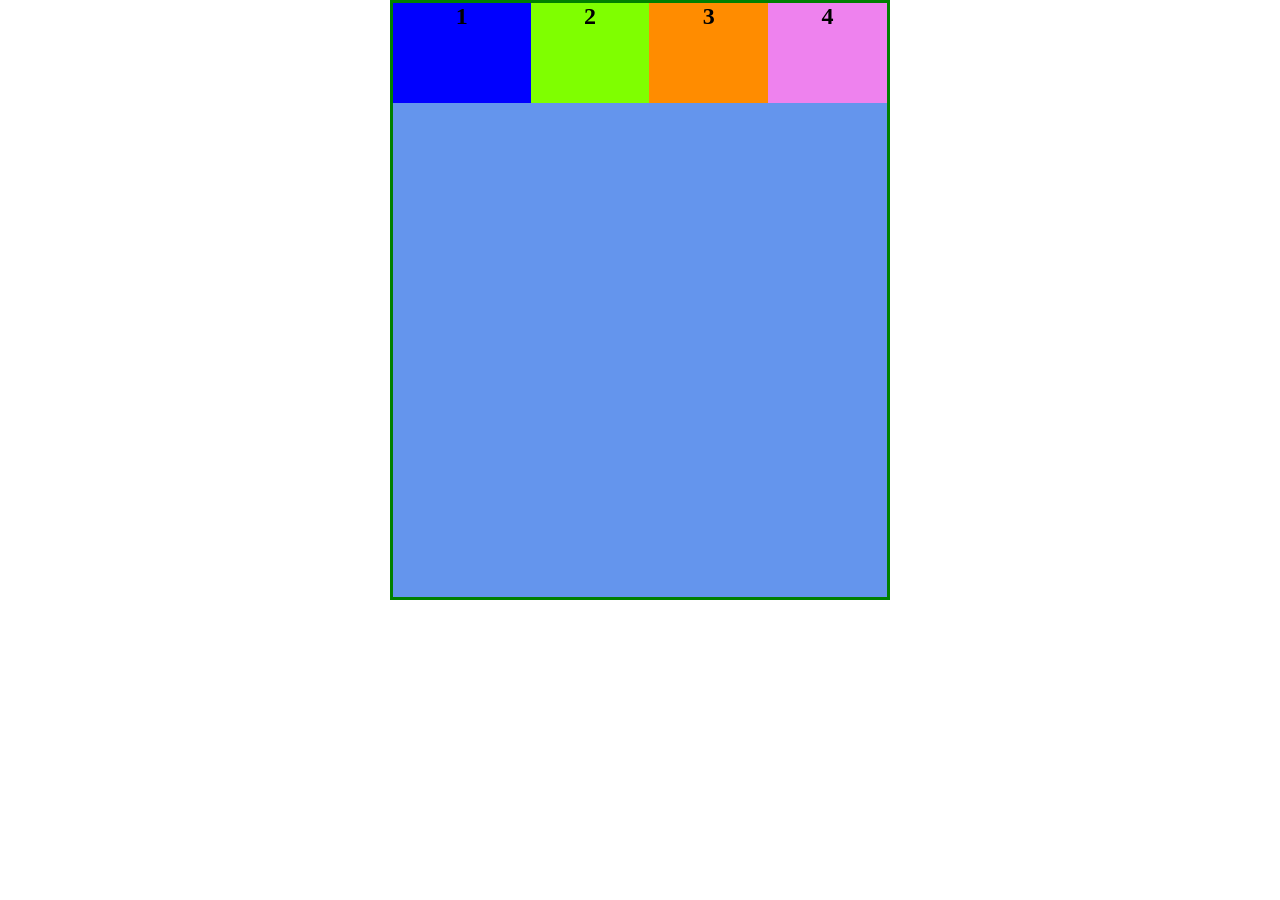
<file: apuntesFlexBox/index.html>
<!DOCTYPE html>
<html lang="en">
<head>
    <meta charset="UTF-8">
    <meta name="viewport" content="width=device-width, initial-scale=1.0">
    <title>FlexMario</title>
    <link rel="stylesheet" href="style.css">
</head>
<body>
    <div class="container">
        <section class="item item1">
            <h2>1</h2>
        </section>

        <section class="item item2">
            <h2>2</h2>
        </section>

        <section class="item item3">
            <h2>3</h2>
        </section>

        <section class="item item4">
            <h2>4</h2>
        </section>
    </div>
</body>
</html>
</file>
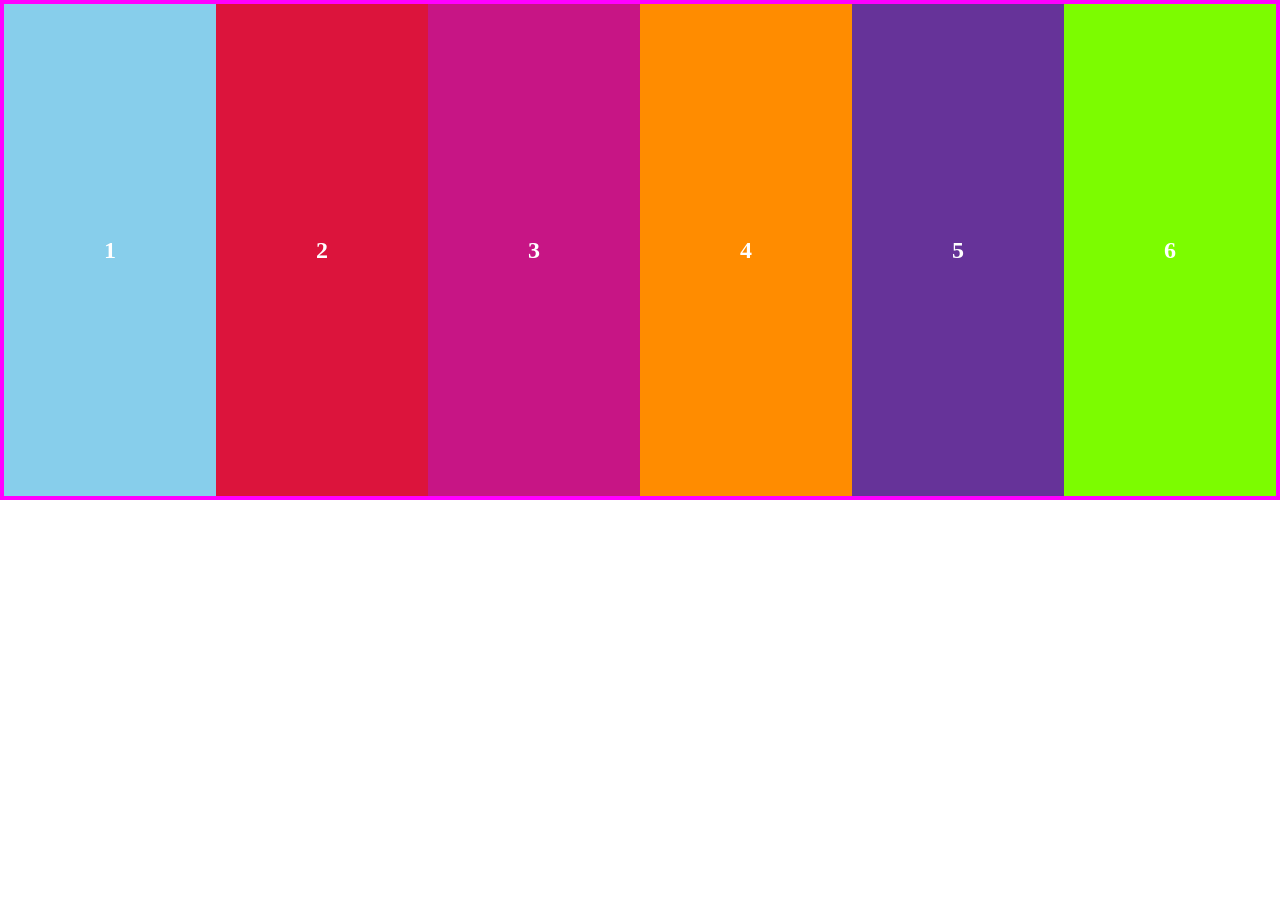
<file: apuntesGrid/index.html>
<!DOCTYPE html>
<html lang="en">
<head>
    <meta charset="UTF-8">
    <meta name="viewport" content="width=device-width, initial-scale=1.0">
    <title>Grid</title>
    <link rel="stylesheet" href="style.css">
</head>
<body>
    <div class="container">
        <!-- <div class="item item1">Header</div>
        <div class="item item2">Main</div>
        <div class="item item3">Sidebar</div>
        <div class="item item4">Footer</div> -->

        <div class="item item1">1</div>
        <div class="item item2">2</div>
        <div class="item item3">3</div>
        <div class="item item4">4</div>
        <div class="item item5">5</div>
        <div class="item item6">6</div>
    </div>
</body>
</html>
</file>
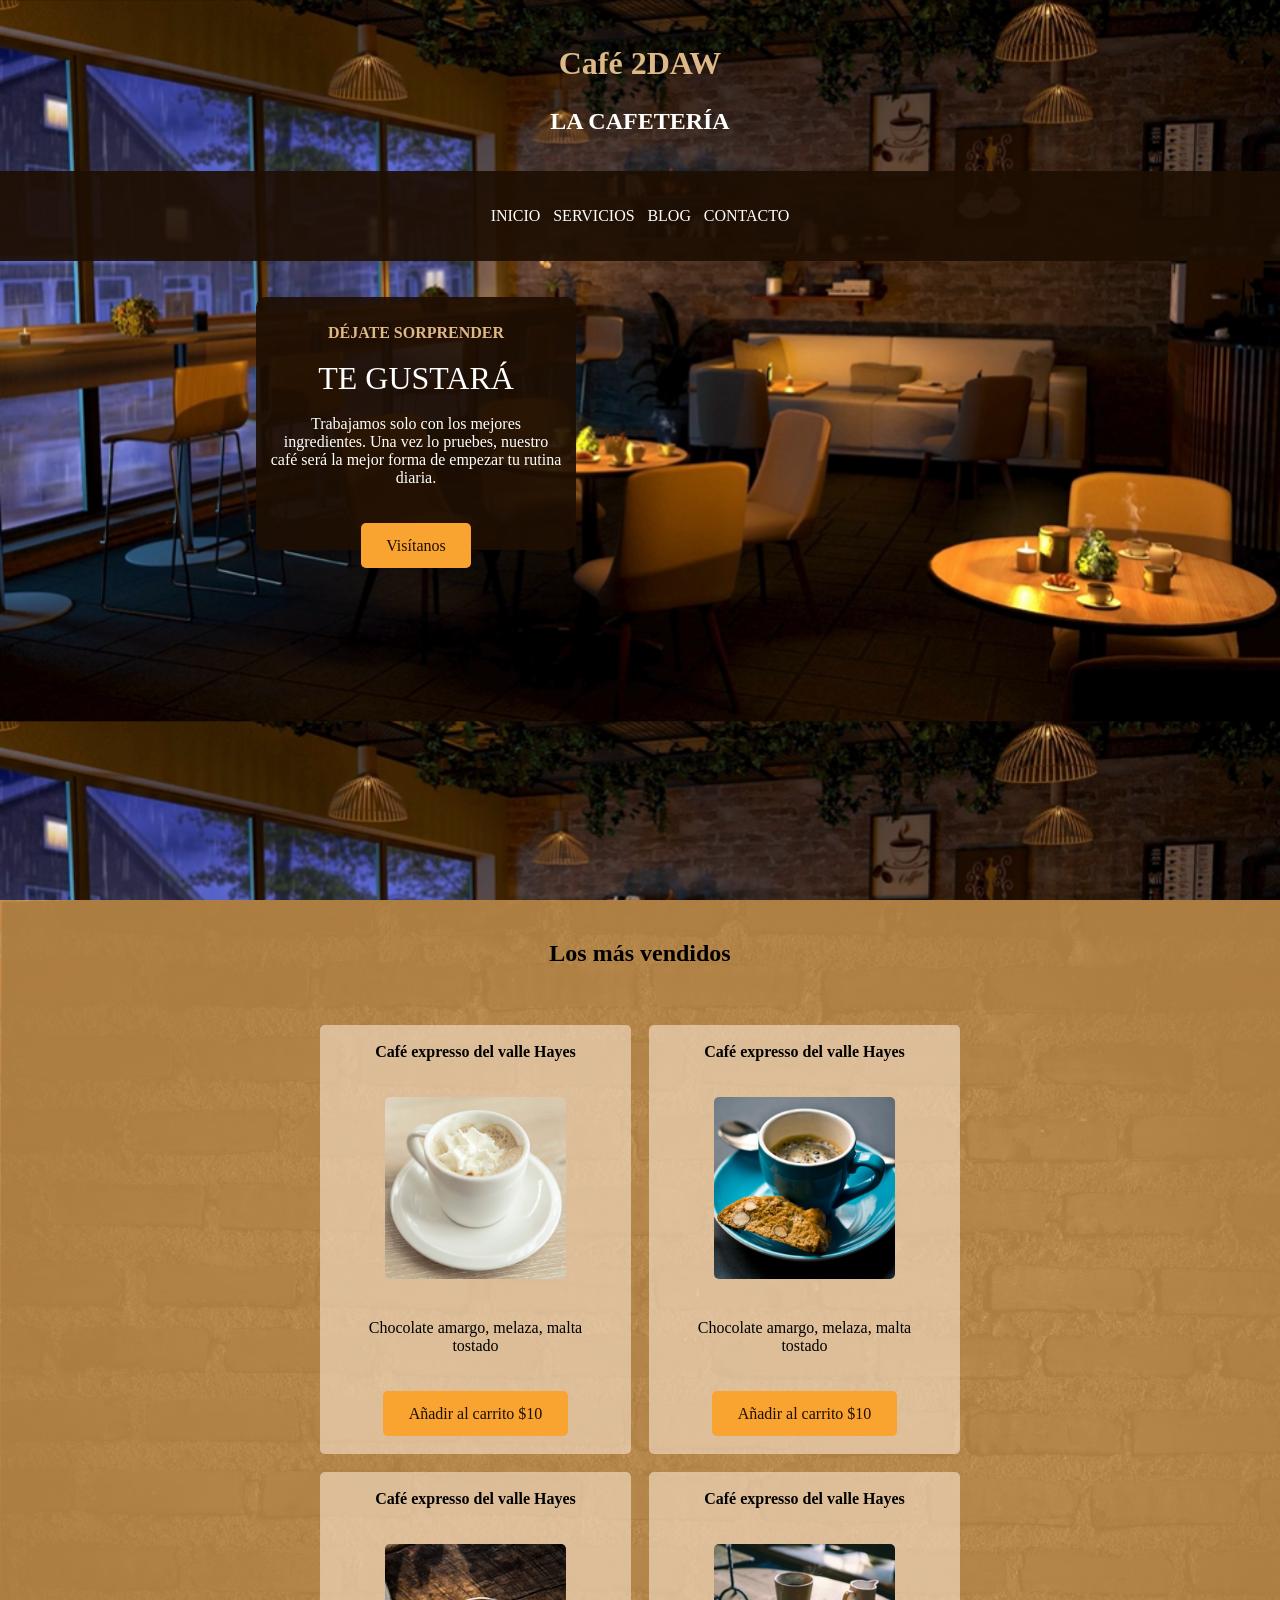
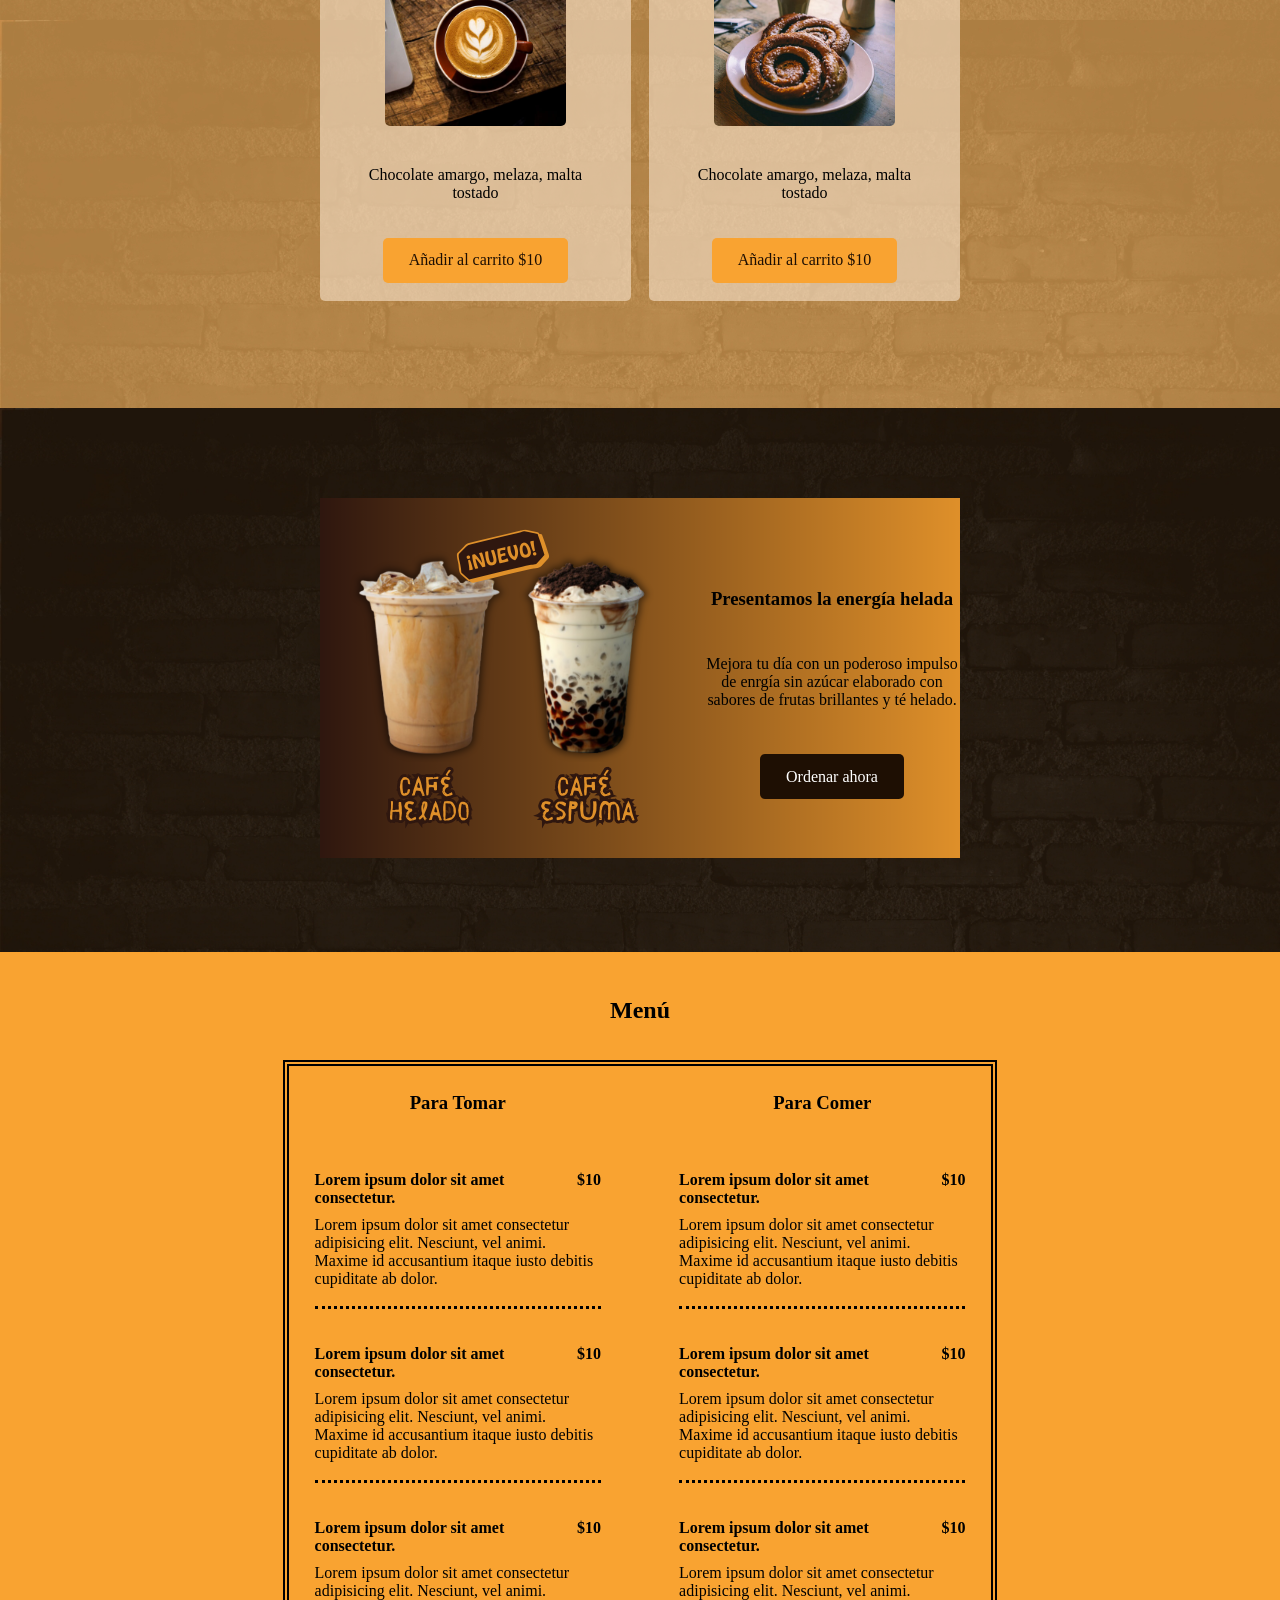
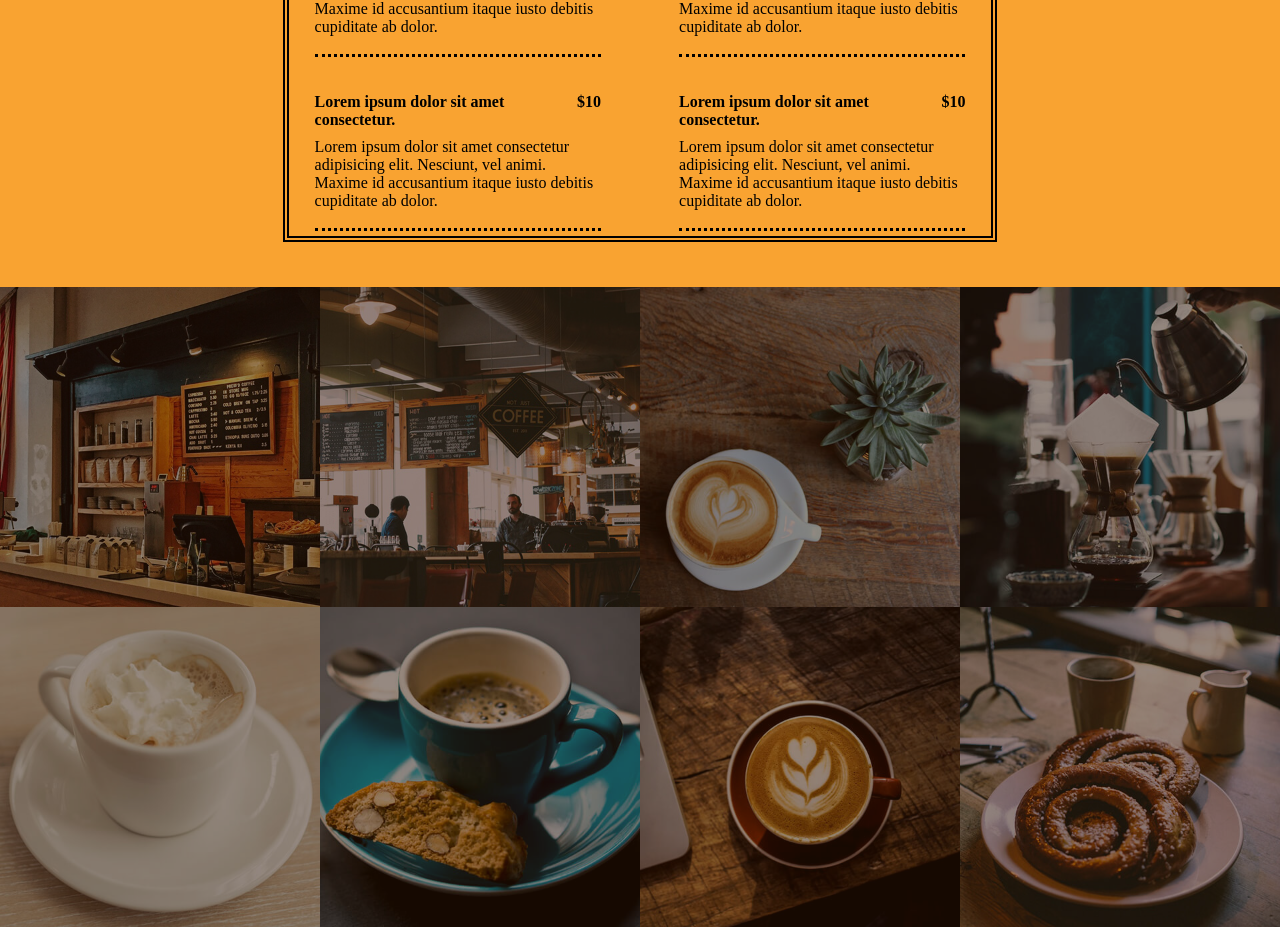
<file: Grid2/index.html>
<!DOCTYPE html>
<html lang="en">

<head>
    <meta charset="UTF-8">
    <meta name="viewport" content="width=device-width, initial-scale=1.0">
    <title>Café</title>
    <link rel="stylesheet" href="style.css">
</head>

<body>
    <header class="contenedores-centrados">
        <div class="logo">
            <h1>Café 2DAW</h1>
            <h2>LA CAFETERÍA</h2>
        </div>
        <nav>
            <a href="">INICIO</a>
            <a href="">SERVICIOS</a>
            <a href="">BLOG</a>
            <a href="">CONTACTO</a>
        </nav>
        <div class="contenedor-sorpresa">
            <h4>DÉJATE SORPRENDER</h4>
            <h1>TE GUSTARÁ</h1>
            <p>Trabajamos solo con los mejores ingredientes. Una vez lo pruebes, nuestro café será la mejor forma de
                empezar tu rutina diaria.</p>
            <a href="" class="boton-claro">Visítanos</a>
        </div>
    </header>

    <main>
        <section class="fondo-vendidos">
            <div class="contenedor-vendidos">
                <h2>Los más vendidos</h2>
                <div class="contenedor-producto-vendido">
                    <h4>Café expresso del valle Hayes</h4>
                    <div class="contenedor-imagen-producto">
                        <img src="images/pro1.jpg" alt="">
                    </div>
                    <p>Chocolate amargo, melaza, malta tostado</p>
                    <a href="" class="boton-claro">Añadir al carrito $10</a>
                </div>

                <div class="contenedor-producto-vendido">
                    <h4>Café expresso del valle Hayes</h4>
                    <div class="contenedor-imagen-producto">
                        <img src="images/pro2.jpg" alt="">
                    </div>
                    <p>Chocolate amargo, melaza, malta tostado</p>
                    <a href="" class="boton-claro">Añadir al carrito $10</a>
                </div>

                <div class="contenedor-producto-vendido">
                    <h4>Café expresso del valle Hayes</h4>
                    <div class="contenedor-imagen-producto">
                        <img src="images/pro3.jpg" alt="">
                    </div>
                    <p>Chocolate amargo, melaza, malta tostado</p>
                    <a href="" class="boton-claro">Añadir al carrito $10</a>
                </div>

                <div class="contenedor-producto-vendido">
                    <h4>Café expresso del valle Hayes</h4>
                    <div class="contenedor-imagen-producto">
                        <img src="images/pro4.jpg" alt="">
                    </div>
                    <p>Chocolate amargo, melaza, malta tostado</p>
                    <a href="" class="boton-claro">Añadir al carrito $10</a>
                </div>
        </section>

        <section class="contenedor-novedades">
            <div class="contenedor-imagen-novedades">
                <img src="images/new-pro.webp" alt="">
                <div class="descripcion-novedades">
                    <h3>Presentamos la energía helada</h3>
                    <p>Mejora tu día con un poderoso impulso de enrgía sin azúcar elaborado con sabores de frutas
                        brillantes y té helado.</p>
                    <a href="" class="boton-oscuro">Ordenar ahora</a>
                </div>
            </div>
            </div>
        </section>

        <section class="fondo-menu">
            <div class="contenedor-menu">
                <h2>Menú</h2>
                <div class="grilla-menu">
                    <h3>Para Tomar</h3>
                    <h3>Para Comer</h3>
                    <div class="contenedor-plato">
                        <div class="plato-precio">
                            <h4>Lorem ipsum dolor sit amet consectetur.</h4>
                            <h4>$10</h4>
                        </div>
                        <p>Lorem ipsum dolor sit amet consectetur adipisicing elit. Nesciunt, vel animi. Maxime id accusantium itaque iusto debitis cupiditate ab dolor.</p>
                    </div>
                    <div class="contenedor-plato">
                        <div class="plato-precio">
                            <h4>Lorem ipsum dolor sit amet consectetur.</h4>
                            <h4>$10</h4>
                        </div>
                        <p>Lorem ipsum dolor sit amet consectetur adipisicing elit. Nesciunt, vel animi. Maxime id accusantium itaque iusto debitis cupiditate ab dolor.</p>
                    </div>
                    <div class="contenedor-plato">
                        <div class="plato-precio">
                            <h4>Lorem ipsum dolor sit amet consectetur.</h4>
                            <h4>$10</h4>
                        </div>
                        <p>Lorem ipsum dolor sit amet consectetur adipisicing elit. Nesciunt, vel animi. Maxime id accusantium itaque iusto debitis cupiditate ab dolor.</p>
                    </div>
                    <div class="contenedor-plato">
                        <div class="plato-precio">
                            <h4>Lorem ipsum dolor sit amet consectetur.</h4>
                            <h4>$10</h4>
                        </div>
                        <p>Lorem ipsum dolor sit amet consectetur adipisicing elit. Nesciunt, vel animi. Maxime id accusantium itaque iusto debitis cupiditate ab dolor.</p>
                    </div>
                    <div class="contenedor-plato">
                        <div class="plato-precio">
                            <h4>Lorem ipsum dolor sit amet consectetur.</h4>
                            <h4>$10</h4>
                        </div>
                        <p>Lorem ipsum dolor sit amet consectetur adipisicing elit. Nesciunt, vel animi. Maxime id accusantium itaque iusto debitis cupiditate ab dolor.</p>
                    </div>
                    <div class="contenedor-plato">
                        <div class="plato-precio">
                            <h4>Lorem ipsum dolor sit amet consectetur.</h4>
                            <h4>$10</h4>
                        </div>
                        <p>Lorem ipsum dolor sit amet consectetur adipisicing elit. Nesciunt, vel animi. Maxime id accusantium itaque iusto debitis cupiditate ab dolor.</p>
                    </div>
                    <div class="contenedor-plato">
                        <div class="plato-precio">
                            <h4>Lorem ipsum dolor sit amet consectetur.</h4>
                            <h4>$10</h4>
                        </div>
                        <p>Lorem ipsum dolor sit amet consectetur adipisicing elit. Nesciunt, vel animi. Maxime id accusantium itaque iusto debitis cupiditate ab dolor.</p>
                    </div>
                    <div class="contenedor-plato">
                        <div class="plato-precio">
                            <h4>Lorem ipsum dolor sit amet consectetur.</h4>
                            <h4>$10</h4>
                        </div>
                        <p>Lorem ipsum dolor sit amet consectetur adipisicing elit. Nesciunt, vel animi. Maxime id accusantium itaque iusto debitis cupiditate ab dolor.</p>
                    </div>
                </div>
            </div>
        </section>

        <section class="contenedor-mosaico">
            <div><img src="images/2.jpg" alt=""></div>
            <div><img src="images/4.jpg" alt=""></div>
            <div><img src="images/5.jpg" alt=""></div>
            <div><img src="images/7.jpg" alt=""></div>
            <div><img src="images/pro1.jpg" alt=""></div>
            <div><img src="images/pro2.jpg" alt=""></div>
            <div><img src="images/pro3.jpg" alt=""></div>
            <div><img src="images/pro4.jpg" alt=""></div>
        </section>
    </main>
</body>

</html>
</file>
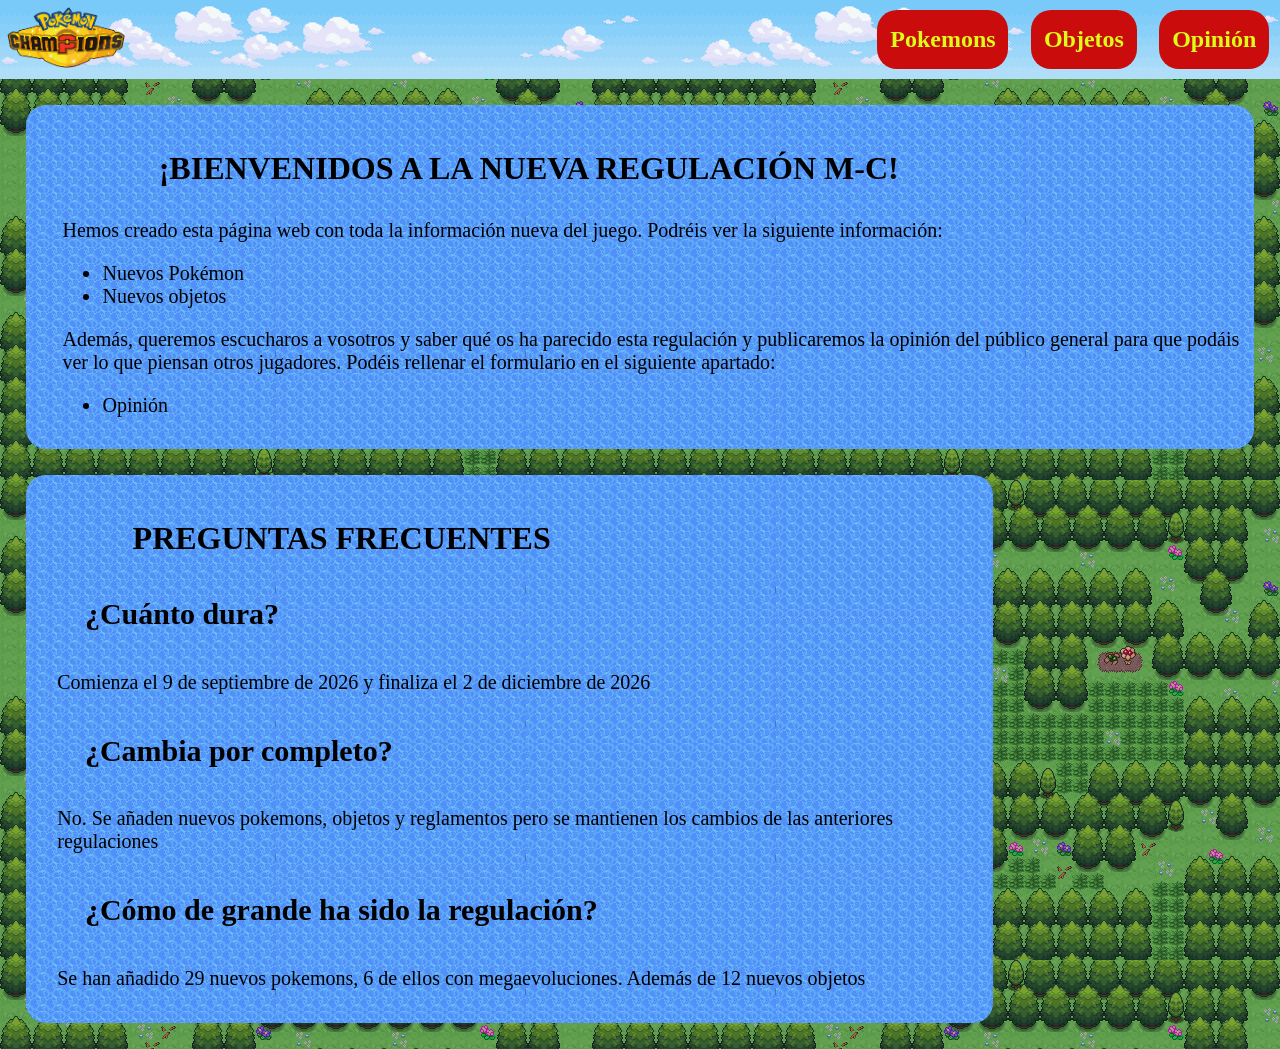
<file: Inicial-Diwe/index.html>
<!DOCTYPE html>
<html lang="en">

<head>
    <meta charset="UTF-8">
    <meta name="viewport" content="width=device-width, initial-scale=1.0">
    <title>Inicio</title>
    <link rel="stylesheet" href="css/index.css">
    <link rel="stylesheet" href="css/global.css">
</head>

<body>
    <background-image src="src/img/fondo.png" alt="Fondo">
        <!-- Header de la página con el icono y los enlaces a las demás páginas -->
        <div class="header">
            <div class="icono">
                <a href="index.html">
                    <img src="src/img/logo.png" alt="Icono">
                </a>
            </div>

            <div class="paginas">
                <a href="pokemons.html">
                    <h1>Pokemons</h1>
                </a>
            </div>
            <div class="paginas">
                <a href="objetos.html">
                    <h1>Objetos</h1>
                </a>
            </div>
            <div class="paginas">
                <a href="opinion.html">
                    <h1>Opinión</h1>
                </a>
            </div>
        </div>


        <!-- Texto de bienvenida a la aplicación -->
        <div class="bienvenida, fondo">
            <h3 class="titulito">¡BIENVENIDOS A LA NUEVA REGULACIÓN M-C!</h3>
            <!-- Lista de indice de la página -->
            <div class="texto-plano">
                <p>Hemos creado esta página web con toda la información nueva del juego. Podréis ver la siguiente
                    información:</p>
                <ul>
                    <li>Nuevos Pokémon</li>
                    <li>Nuevos objetos</li>
                </ul>
                <div>
                    <p>Además, queremos escucharos a vosotros y saber qué os ha parecido esta regulación y publicaremos
                        la opinión del público general para que podáis ver lo que piensan otros jugadores. Podéis
                        rellenar el formulario en el siguiente apartado:</p>
                    <ul>
                        <li>Opinión</li>
                    </ul>
                </div>
            </div>
        </div>

        <!-- Apartado de preguntas frecuentes -->
        <div class="fondo">
            <h3 class="titulito">PREGUNTAS FRECUENTES</h3>
            <!-- Cada pregunta en un div con la misma clase -->
            <div class="texto-plano">
                <div>
                    <h4>¿Cuánto dura?</h4>
                    <p>Comienza el 9 de septiembre de 2026 y finaliza el 2 de diciembre de 2026</p>
                </div>

                <div>
                    <h4>¿Cambia por completo?</h4>
                    <p>No. Se añaden nuevos pokemons, objetos y reglamentos pero se mantienen los cambios de las
                        anteriores
                        regulaciones</p>
                </div>

                <div>
                    <h4>¿Cómo de grande ha sido la regulación?</h4>
                    <p>Se han añadido 29 nuevos pokemons, 6 de ellos con megaevoluciones. Además de 12 nuevos objetos
                    </p>
                </div>
            </div>
        </div>
</body>

</html>
</file>
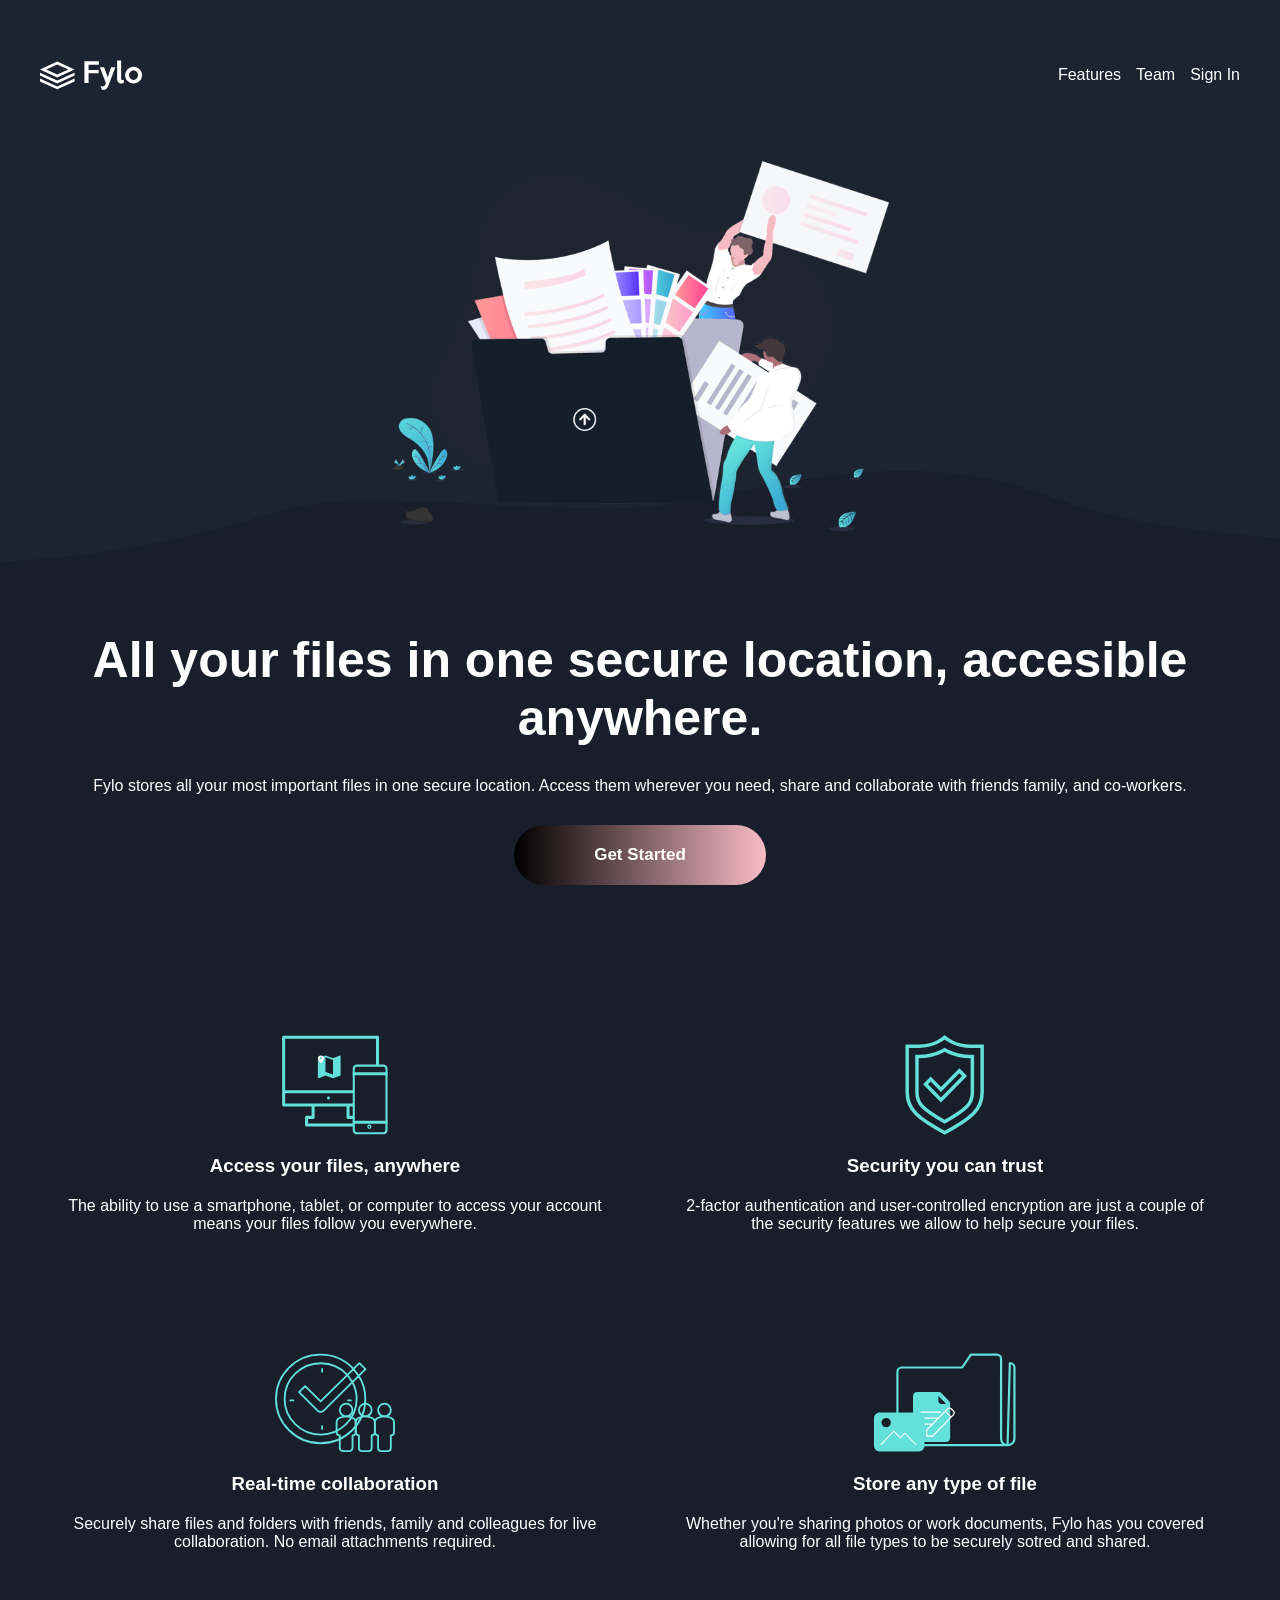
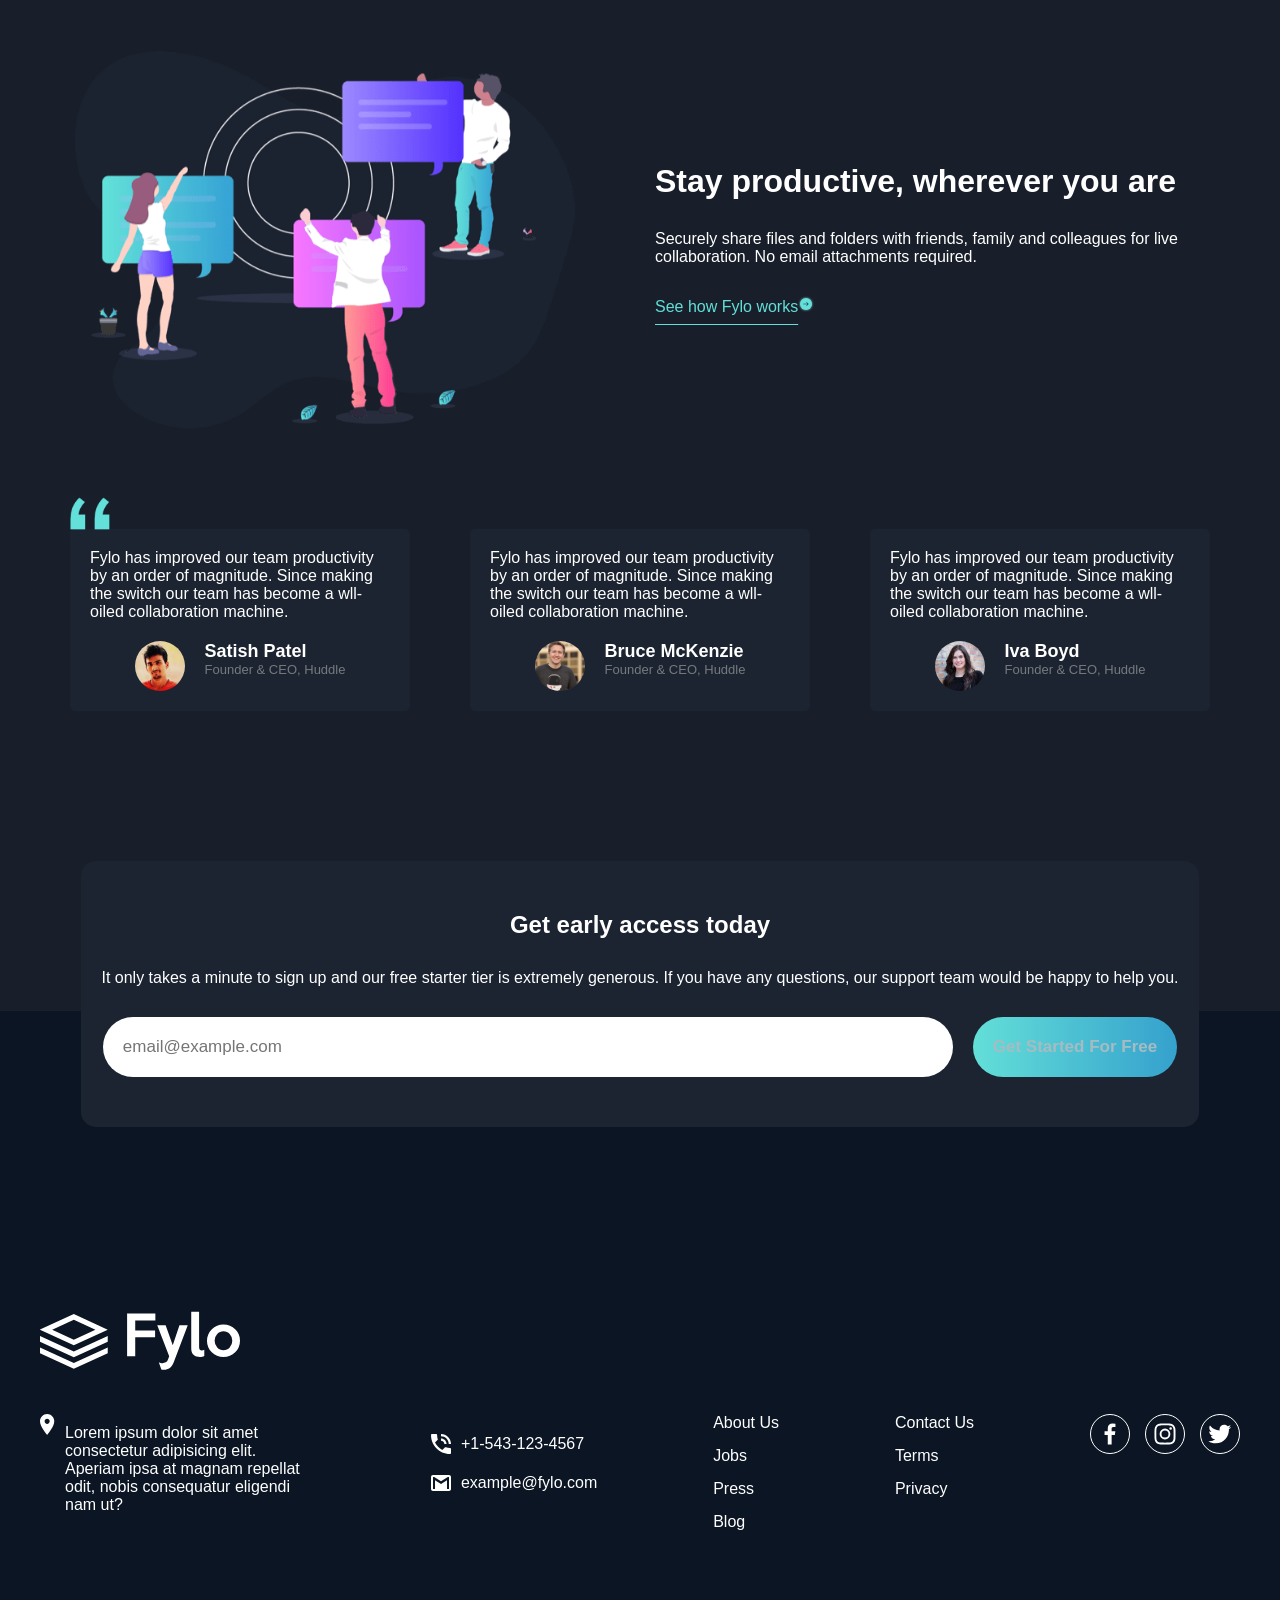
<file: PI_Flexbox/index.html>
<!DOCTYPE html>
<html lang="en">

<head>
    <meta charset="UTF-8">
    <meta name="viewport" content="width=device-width, initial-scale=1.0">
    <title>Inicio</title>
    <link rel="stylesheet" href="style.css">
    <link rel="shortcut icon" href="images/favicon-32x32.png" type="image/x-icon">
</head>

<body>
    <div class="contenedores-partes" id="contenedor-claro">
        <header>
            <div class="contenedor-header">
                <img src="images/logo.svg" alt="no-encontrado" id="logo-header">
            </div>
            <div class="contenedor-header">
                <a href="">Features</a>
                <a href="">Team</a>
                <a href="">Sign In</a>
            </div>
        </header>

        <div id="illustration-intro-contenedor">
            <img src="images/illustration-intro.png" alt="no-encontrado" id="illustration-intro-img">
            <div id="curvy-contenedor">
                <img src="images/bg-curvy-desktop.svg" alt="no-encontrado" id="curvy-img">
            </div>
        </div>
    </div>

    <div class="contenedores-partes" id="contenedor-oscuro">
        <div id="descripcion">
            <h1 id="titulo">All your files in one secure location, accesible anywhere.</h1>
            <p>Fylo stores all your most important files in one secure location. Access them wherever you need, share
                and collaborate with friends family, and co-workers.</p>
            <a href=""><button class="boton" id="empezar">Get Started</button></a>
        </div>

        <div id="prestaciones-contenedor">
            <div class="prestacion">
                <img src="images/icon-access-anywhere.svg" alt="no-encontrado" class="prestacion-img">
                <h3>Access your files, anywhere</h3>
                <p>The ability to use a smartphone, tablet, or computer to access your account means your files follow
                    you everywhere.</p>
            </div>

            <div class="prestacion">
                <img src="images/icon-security.svg" alt="no-encontrado" class="prestacion-img">
                <h3>Security you can trust</h3>
                <p>2-factor authentication and user-controlled encryption are just a couple of the security features we
                    allow to help secure your files.</p>
            </div>

            <div class="prestacion">
                <img src="images/icon-collaboration.svg" alt="no-encontrado" class="prestacion-img">
                <h3>Real-time collaboration</h3>
                <p>Securely share files and folders with friends, family and colleagues for live collaboration. No email
                    attachments required.</p>
            </div>

            <div class="prestacion">
                <!-- He puesto esta imagen porque no se usaba y supongo que la foto que enviaste estaba errónea :) -->
                <img src="images/icon-any-file.svg" alt="no-encontrado" class="prestacion-img">
                <h3>Store any type of file</h3>
                <p>Whether you're sharing photos or work documents, Fylo has you covered allowing for all file types to
                    be securely sotred and shared.</p>
            </div>

        </div>

        <div id="contenedor-productividad">
            <img src="images/illustration-stay-productive.png" alt="no-encontrado" id="img-productive">
            <div id="contenedor-descripcion-productividad">
                <h1>Stay productive, wherever you are</h1>
                <p>Securely share files and folders with friends, family and colleagues for live collaboration. No email
                    attachments required.</p>
                <a href="" id="link-productividad">See how Fylo works<img src="images/icon-arrow.svg"
                        alt="no-encontrado"></a>
            </div>
        </div>

        <div id="contenedor-opiniones-general">
            <div id="contenedor-opiniones">
                <div class="opinion">
                    <div id="cita">
                        <img src="images/bg-quotes.png" alt="no-encontrado">
                    </div>
                    <p>Fylo has improved our team productivity by an order of magnitude. Since making the switch our
                        team has become a wll-oiled collaboration machine.</p>
                    <div class="usuario">
                        <img src="images/profile-1.jpg" alt="no-encontrado">
                        <div>
                            <h2>Satish Patel</h2>
                            <p class="cargo-usuario">Founder & CEO, Huddle</p>
                        </div>
                    </div>
                </div>
                <div class="opinion">
                    <p>Fylo has improved our team productivity by an order of magnitude. Since making the switch our
                        team has become a wll-oiled collaboration machine.</p>
                    <div class="usuario">
                        <img src="images/profile-2.jpg" alt="no-encontrado">
                        <div>
                            <h2>Bruce McKenzie</h2>
                            <p class="cargo-usuario">Founder & CEO, Huddle</p>
                        </div>
                    </div>
                </div>
                <div class="opinion">
                    <p>Fylo has improved our team productivity by an order of magnitude. Since making the switch our
                        team has become a wll-oiled collaboration machine.</p>
                    <div class="usuario">
                        <img src="images/profile-3.jpg" alt="no-encontrado">
                        <div>
                            <h2>Iva Boyd</h2>
                            <p class="cargo-usuario">Founder & CEO, Huddle</p>
                        </div>
                    </div>
                </div>
            </div>
        </div>
    </div>

    <footer>
        <div id="contenedor-footer">
            <div id="contenedor-access">
                <h2>Get early access today</h2>
                <p>It only takes a minute to sign up and our free starter tier is extremely generous. If you have any
                    questions, our support team would be happy to help you.</p>
                <form action="" id="formulario-email">
                    <input type="email" name="email" placeholder="email@example.com" id="email" class="boton">
                    <input type="submit" class="boton" id="gratis" value="Get Started For Free">
                </form>
            </div>

            <div>
                <img src="images/logo.svg" alt="no-encontrado" id="logo-footer">
            </div>
            <div id="contenedor-info-footer">
                <div id="contenedor-ubicacion">
                    <img src="images/icon-location.svg" alt="no-encontrado" class="icono-footer">
                    <p>Lorem ipsum dolor sit amet consectetur adipisicing elit. Aperiam ipsa at magnam repellat odit,
                        nobis
                        consequatur eligendi nam ut?</p>
                </div>
                <div id="contenedor-footer-contacto">
                    <div class="contenedor-contacto">
                        <img src="images/icon-phone.svg" alt="no-encontrado" class="icono-footer">
                        <p>+1-543-123-4567</p>
                    </div>
                    <div class="contenedor-contacto">
                        <img src="images/icon-email.svg" alt="no-encontrado" class="icono-footer">
                        <p>example@fylo.com</p>
                    </div>
                </div>
                <div class="contenedor-footer-vertical">
                    <a href="">About Us</a>
                    <a href="">Jobs</a>
                    <a href="">Press</a>
                    <a href="">Blog</a>
                </div>
                <div class="contenedor-footer-vertical">
                    <a href="">Contact Us</a>
                    <a href="">Terms</a>
                    <a href="">Privacy</a>
                </div>
                <div id="contenedor-redes">
                    <img src="images/fb.svg" alt="no-encontrado" class="icono-footer">
                    <img src="images/instagram.svg" alt="no-encontrado" class="icono-footer">
                    <img src="images/twitter.svg" alt="no-encontrado" class="icono-footer">
                </div>
            </div>
        </div>
    </footer>
</body>

</html>
</file>
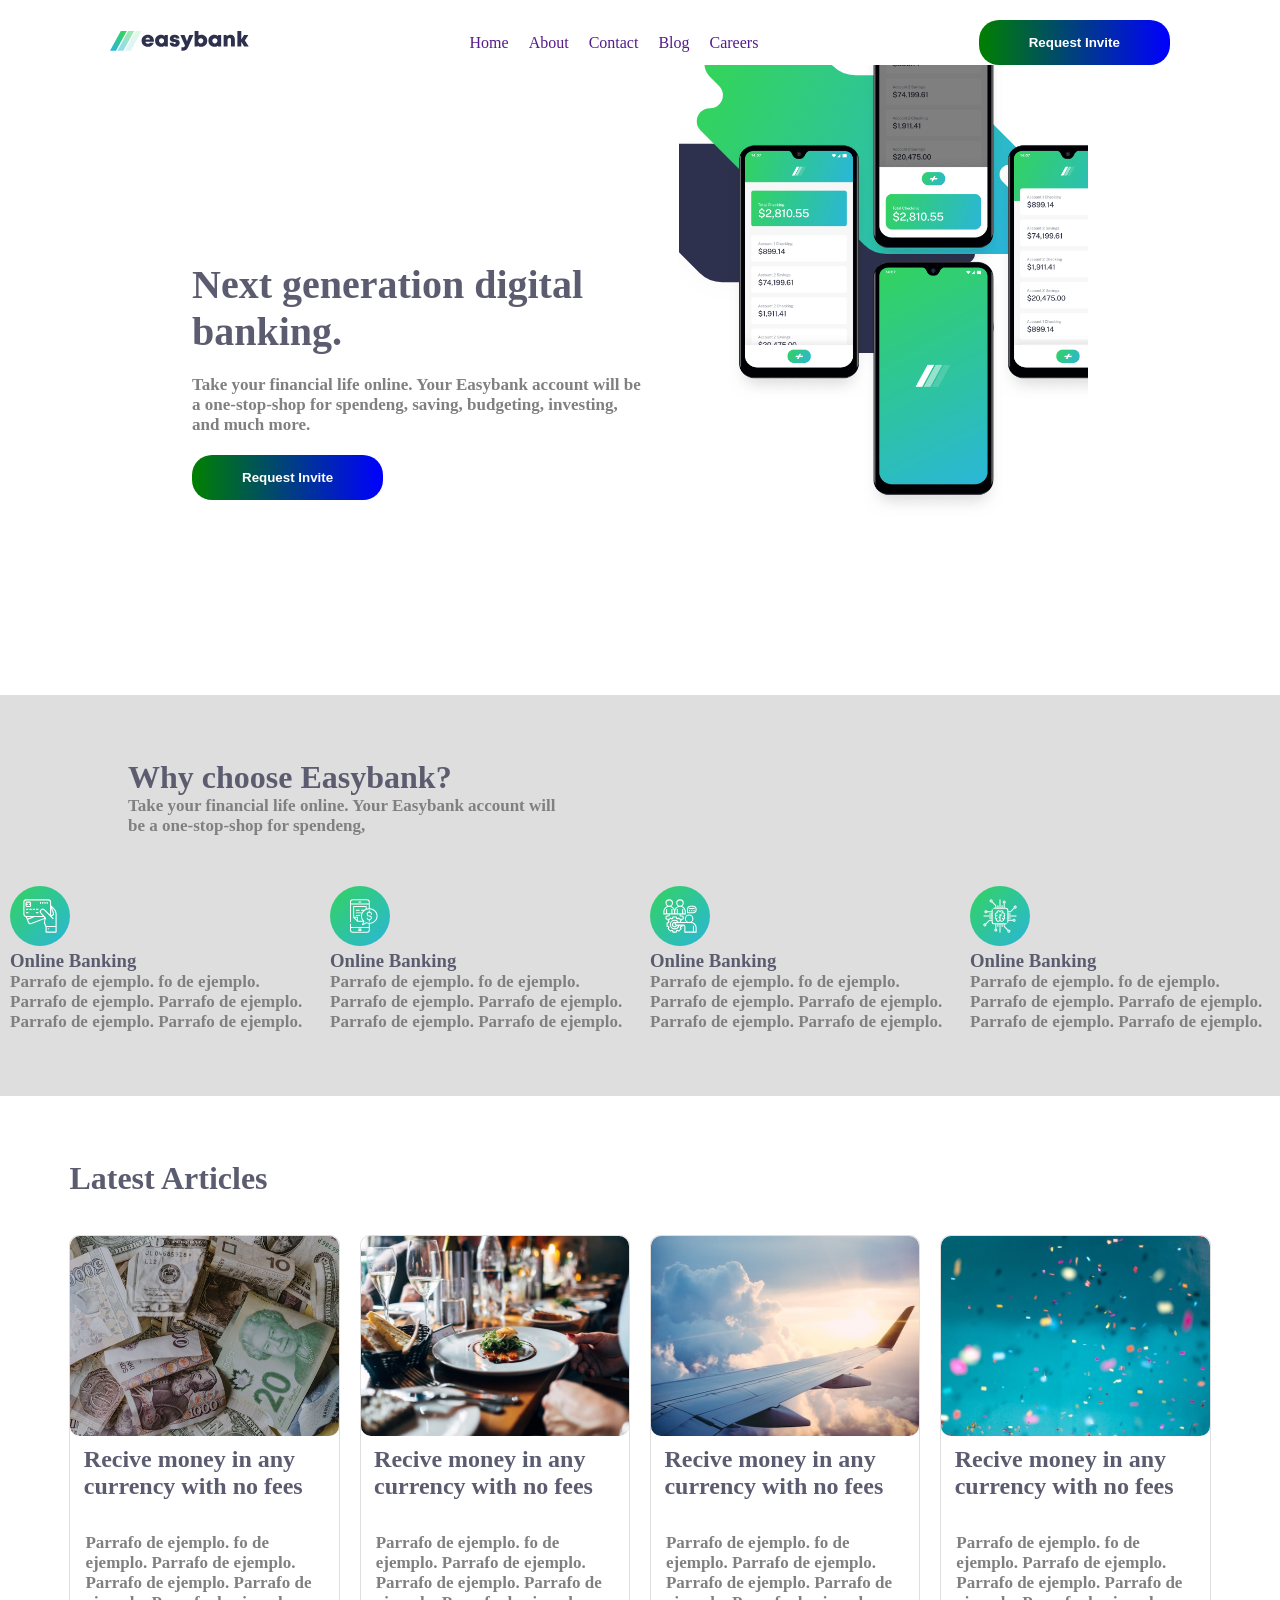
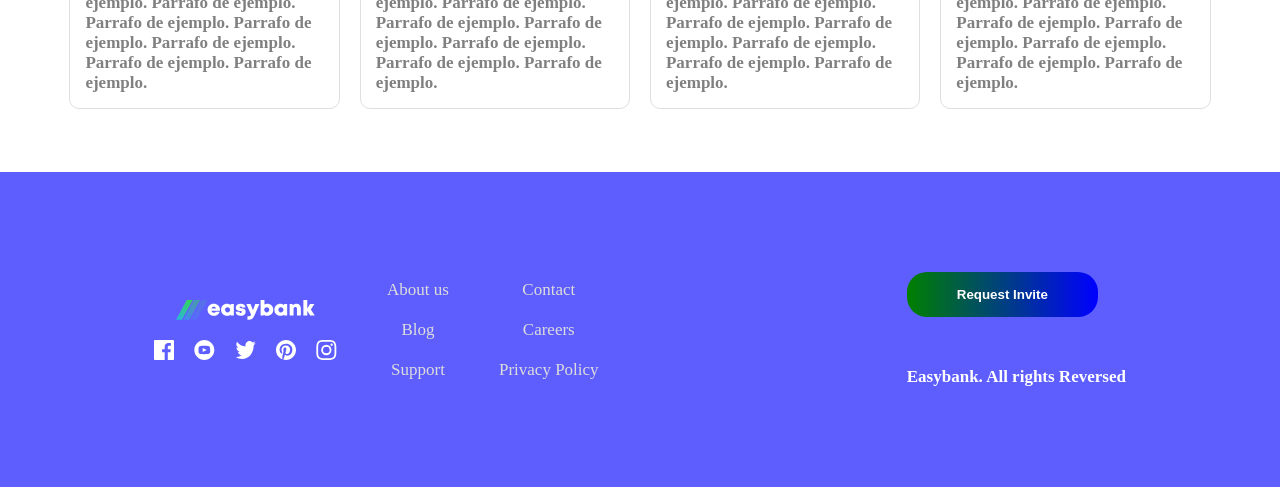
<file: Practica_2Flexbox_Mario_Gutierrez/index.html>
<!DOCTYPE html>
<html lang="en">

<head>
    <meta charset="UTF-8">
    <meta name="viewport" content="width=device-width, initial-scale=1.0">
    <title>Inicio</title>
    <link rel="stylesheet" href="style.css">
</head>

<body>
    <header>
        <div id="contenedor-logo">
            <img src="images/logo.svg" alt="no-encontrado">
        </div>
        <div id="contenedor-paginas">
            <a href="" class="paginas">Home</a>
            <a href="" class="paginas">About</a>
            <a href="" class="paginas">Contact</a>
            <a href="" class="paginas">Blog</a>
            <a href="" class="paginas">Careers</a>
        </div>
        <a href=""><button class="peticion">Request Invite</button></a>
    </header>

    <div id="contenedor-inicio">
        <div id="explicacion-inicio">
            <h1 class="encabezado">Next generation digital banking.</h1>
            <p class="parrafo">Take your financial life online. Your Easybank account will be a one-stop-shop for
                spendeng, saving, budgeting, investing, and much more.</p>
            <a href=""><button class="peticion">Request Invite</button></a>
        </div>
        <div id="contenedor-imagenes-inicio">
            <img src="images/bg-intro-desktop.svg" alt="no-encontrado" id="imagen-inicio1">
            <img src="images/image-mockups.png" alt="no-encontrado" id="imagen-inicio2">
        </div>
    </div>

    <div class="contenedor-elegir">
        <div class="contenedor-descripcion-elegir">
            <h1 class="encabezado">Why choose Easybank?</h1>
            <p class="parrafo">Take your financial life online. Your Easybank account will be a one-stop-shop for
                spendeng, </p>
        </div>
        <div class="contenedor-prestaciones">
            <div class="contenedor-prestacion">
                <img src="images/icon-online.svg" alt="" class="icono-elegir">
                <h3 class="encabezado">Online Banking</h3>
                <p class="parrafo">Parrafo de ejemplo. fo de ejemplo. Parrafo de ejemplo. Parrafo de ejemplo. Parrafo de
                    ejemplo. Parrafo de ejemplo.</p>
            </div>

            <div class="contenedor-prestacion">
                <img src="images/icon-budgeting.svg" alt="" class="icono-elegir">
                <h3 class="encabezado">Online Banking</h3>
                <p class="parrafo">Parrafo de ejemplo. fo de ejemplo. Parrafo de ejemplo. Parrafo de ejemplo. Parrafo de
                    ejemplo. Parrafo de ejemplo.</p>
            </div>

            <div class="contenedor-prestacion">
                <img src="images/icon-onboarding.svg" alt="" class="icono-elegir">
                <h3 class="encabezado">Online Banking</h3>
                <p class="parrafo">Parrafo de ejemplo. fo de ejemplo. Parrafo de ejemplo. Parrafo de ejemplo. Parrafo de
                    ejemplo. Parrafo de ejemplo.</p>
            </div>

            <div class="contenedor-prestacion">
                <img src="images/icon-api.svg" alt="" class="icono-elegir">
                <h3 class="encabezado">Online Banking</h3>
                <p class="parrafo">Parrafo de ejemplo. fo de ejemplo. Parrafo de ejemplo. Parrafo de ejemplo. Parrafo de
                    ejemplo. Parrafo de ejemplo.</p>
            </div>
        </div>
    </div>

    <div class="contenedor-articulos-general">
        <h1 class="encabezado">Latest Articles</h1>
        <div class="contenedor-articulos">
            <div class="articulo">
                <img src="images/image-currency.jpg" alt="" class="imagen-articulo">
                <h2 class="encabezado">Recive money in any currency with no fees</h2>
                <p class="parrafo">Parrafo de ejemplo. fo de ejemplo. Parrafo de ejemplo. Parrafo de ejemplo.
                    Parrafo de
                    ejemplo. Parrafo de ejemplo. Parrafo de ejemplo. Parrafo de ejemplo. Parrafo de ejemplo. Parrafo
                    de ejemplo. Parrafo de ejemplo.</p>
            </div>

            <div class="articulo">
                <img src="images/image-restaurant.jpg" alt="" class="imagen-articulo">
                <h2 class="encabezado">Recive money in any currency with no fees</h2>
                <p class="parrafo">Parrafo de ejemplo. fo de ejemplo. Parrafo de ejemplo. Parrafo de ejemplo.
                    Parrafo de
                    ejemplo. Parrafo de ejemplo. Parrafo de ejemplo. Parrafo de ejemplo. Parrafo de ejemplo. Parrafo
                    de ejemplo. Parrafo de ejemplo.</p>
            </div>

            <div class="articulo">
                <img src="images/image-plane.jpg" alt="" class="imagen-articulo">
                <h2 class="encabezado">Recive money in any currency with no fees</h2>
                <p class="parrafo">Parrafo de ejemplo. fo de ejemplo. Parrafo de ejemplo. Parrafo de ejemplo.
                    Parrafo de
                    ejemplo. Parrafo de ejemplo. Parrafo de ejemplo. Parrafo de ejemplo. Parrafo de ejemplo. Parrafo
                    de ejemplo. Parrafo de ejemplo.</p>
            </div>
            <div class="articulo">
                <img src="images/image-confetti.jpg" alt="" class="imagen-articulo">
                <h2 class="encabezado">Recive money in any currency with no fees</h2>
                <p class="parrafo">Parrafo de ejemplo. fo de ejemplo. Parrafo de ejemplo. Parrafo de ejemplo.
                    Parrafo de
                    ejemplo. Parrafo de ejemplo. Parrafo de ejemplo. Parrafo de ejemplo. Parrafo de ejemplo. Parrafo
                    de ejemplo. Parrafo de ejemplo.</p>
            </div>
        </div>
    </div>

    <footer>
        <div class="contenedor-footer1">
            <div class="contenedor-logo-redes">
                <img src="images/logo-white.svg" alt="">
                <div class="contenedor-redes">
                    <img src="images/icon-facebook.svg" alt="">
                    <img src="images/icon-youtube.svg" alt="">
                    <img src="images/icon-twitter.svg" alt="">
                    <img src="images/icon-pinterest.svg" alt="">
                    <img src="images/icon-instagram.svg" alt="">
                </div>
            </div>
            <div class="contenedor-enlaces-footer">
                <a href="" class="enlace-footer">About us</a>
                <a href="" class="enlace-footer">Blog</a>
                <a href="" class="enlace-footer">Support</a>
            </div>
            <div class="contenedor-enlaces-footer">
                <a href="" class="enlace-footer">Contact</a>
                <a href="" class="enlace-footer">Careers</a>
                <a href="" class="enlace-footer">Privacy Policy</a>
            </div>
        </div>

        <div class="contenedor-footer2">
            <a href=""><button class="peticion">Request Invite</button></a>
            <p class="parrafo">Easybank. All rights Reversed</p>
        </div>
    </footer>
</body>

</html>
</file>
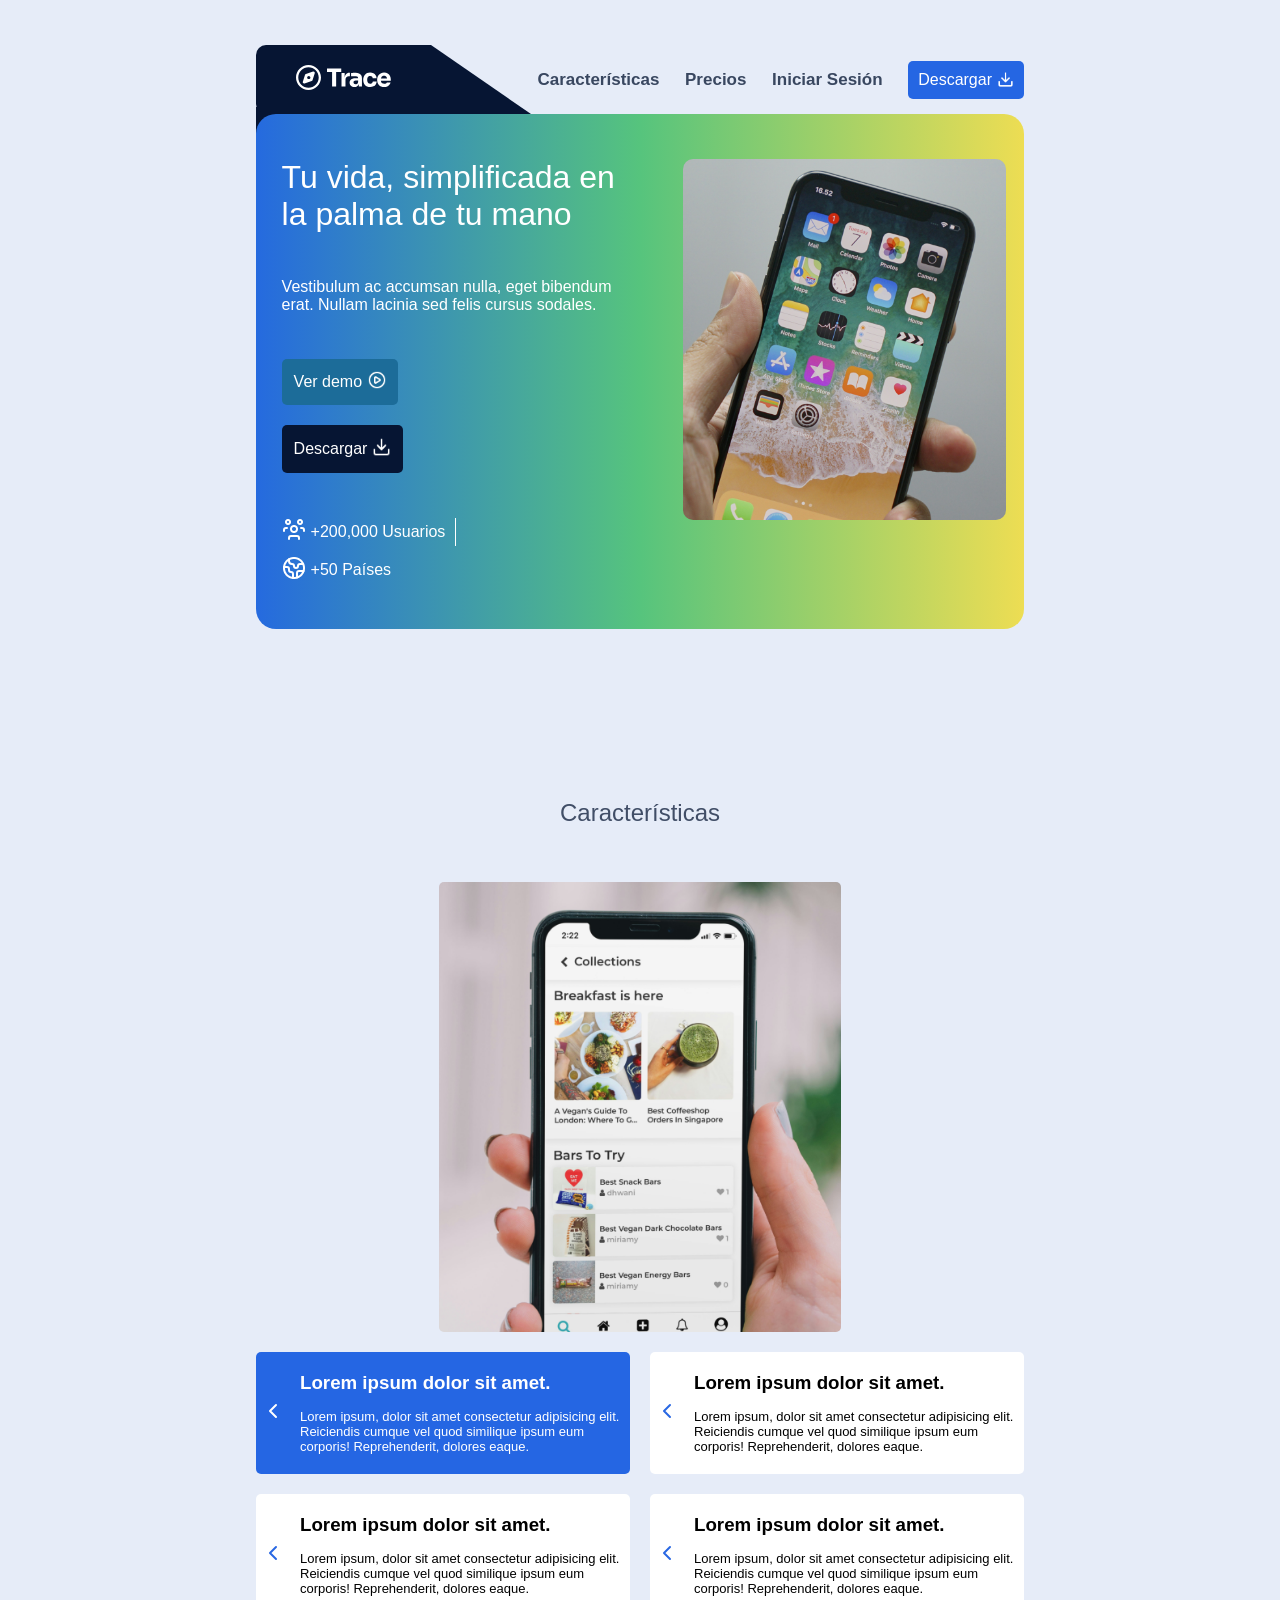
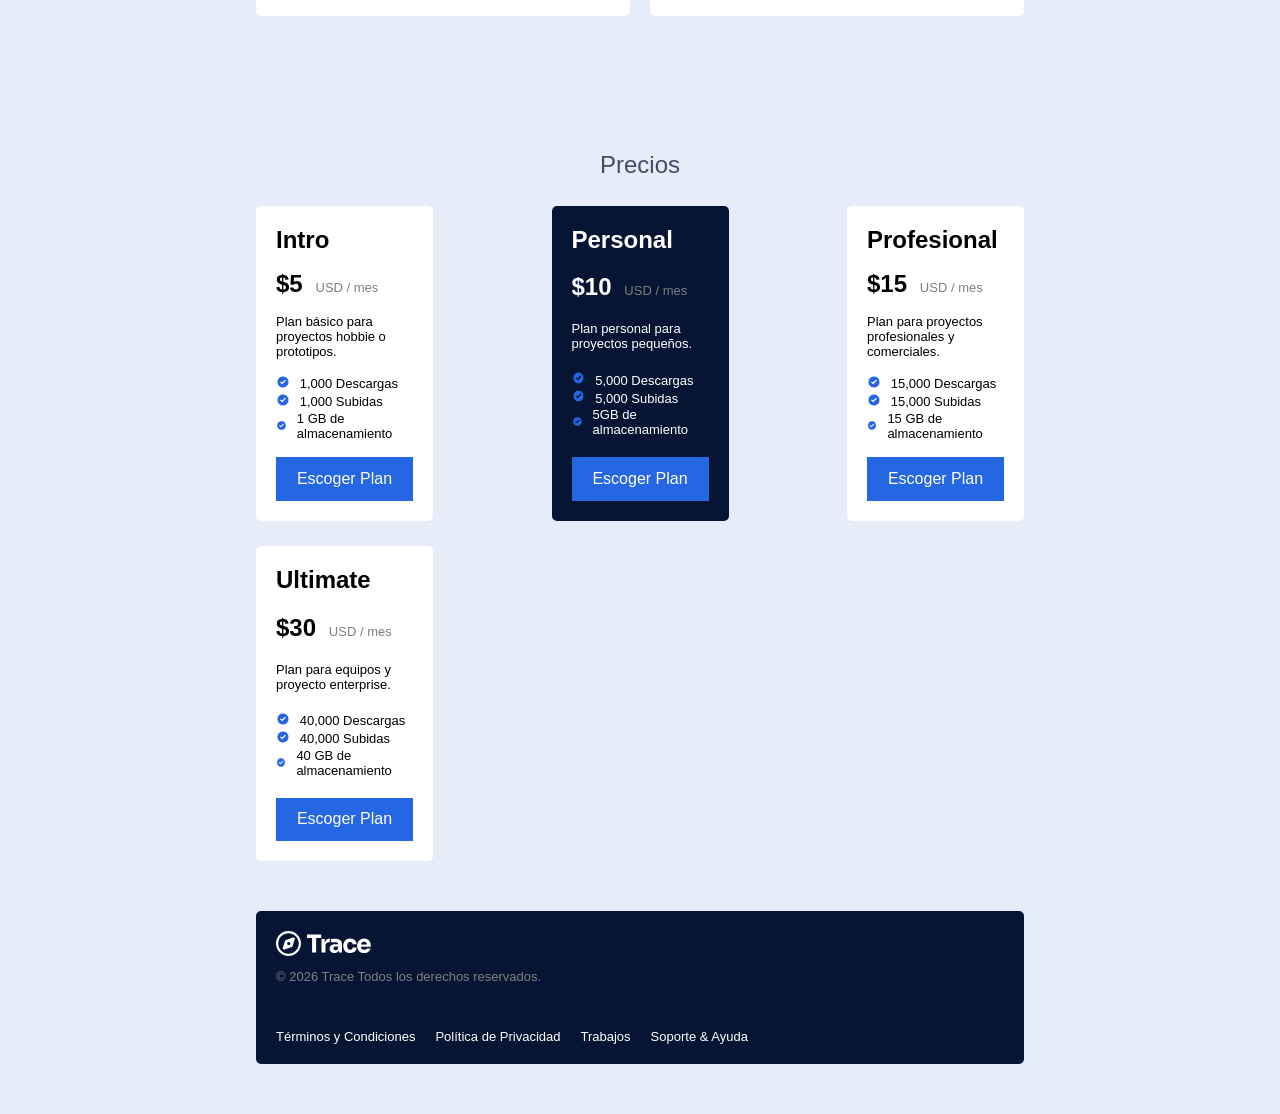
<file: PracticaGridI_Alumnos/index.html>
<!DOCTYPE html>
<html lang="es">

<head>
    <meta charset="UTF-8">
    <meta name="viewport" content="width=device-width, initial-scale=1.0">
    <title>Trace</title>
    <link rel="stylesheet" href="style.css">
</head>

<body>
    <header>
        <nav>
            <div class="contenedor-logo">
                <img src="images/logo.svg" alt="">
            </div>
            <div class="links">
                <a href="" class="enlace">Características</a>
                <a href="" class="enlace">Precios</a>
                <a href="" class="enlace">Iniciar Sesión</a>
                <a href="">
                    <div class="boton-descargar">
                        <p>Descargar</p>
                        <img src="images/download.png">
                    </div>
                </a>
            </div>
        </nav>

        <div class="hero">
            <div class="hero-contenedor-izquierda">
                <h1>Tu vida, simplificada en la palma de tu mano</h1>
                <p>Vestibulum ac accumsan nulla, eget bibendum erat. Nullam lacinia sed felis cursus sodales.</p>
                <div class="contenedor-ver-descargar">
                    <a href="" id="demo">Ver demo
                        <div class="icono-ver-descargar">
                            <img src="images/circle-play.png" alt="">
                        </div>
                    </a>
                    <a href="" id="descargar">Descargar
                        <div class="icono-ver-descargar">
                            <img src="images/download.png">
                        </div>
                    </a>
                </div>
                <div class="contenedor-usuario-paises">
                    <div class="contenedor-dato">
                        <div>
                            <img src="images/user-group.png" alt="">
                        </div>
                        <p>+200,000 Usuarios</p>
                    </div>
                    <span class="separador"></span>
                    <div class="contenedor-dato">
                        <div>
                            <img src="images/earth.png" alt="">
                        </div>
                        <p>+50 Países</p>
                    </div>
                </div>
            </div>

            <div class="hero-contenedor-derecha">
                <div class="contenedor-hero-imagen">
                    <img src="images/1.png" alt="">
                </div>
            </div>
        </div>
    </header>

    <section class="contenedor-caracteristicas">
        <h1>Características</h1>
        <div class="contenedor-imagen-caracteristicas">
            <img src="images/4.png" alt="">
        </div>

        <div class="caracteristica" id="caracteristica-blue">
            <div class="contenedor-icono-caracteristicas">
                <img src="images/chevron-left-white.png" alt="">
            </div>
            <div class="contenido-caracteristicas">
                <h3>Lorem ipsum dolor sit amet.</h3>
                <p>Lorem ipsum, dolor sit amet consectetur adipisicing elit. Reiciendis cumque vel quod similique ipsum
                    eum corporis! Reprehenderit, dolores eaque.</p>
            </div>
        </div>
        <div class="caracteristica">
            <div class="contenedor-icono-caracteristicas">
                <img src="images/chevron-left-blue.png" alt="">
            </div>
            <div class="contenido-caracteristicas">
                <h3>Lorem ipsum dolor sit amet.</h3>
                <p>Lorem ipsum, dolor sit amet consectetur adipisicing elit. Reiciendis cumque vel quod similique ipsum
                    eum corporis! Reprehenderit, dolores eaque.</p>
            </div>
        </div>
        <div class="caracteristica">
            <div class="contenedor-icono-caracteristicas">
                <img src="images/chevron-left-blue.png" alt="">
            </div>
            <div class="contenido-caracteristicas">
                <h3>Lorem ipsum dolor sit amet.</h3>
                <p>Lorem ipsum, dolor sit amet consectetur adipisicing elit. Reiciendis cumque vel quod similique ipsum
                    eum corporis! Reprehenderit, dolores eaque.</p>
            </div>
        </div>
        <div class="caracteristica">
            <div class="contenedor-icono-caracteristicas">
                <img src="images/chevron-left-blue.png" alt="">
            </div>
            <div class="contenido-caracteristicas">
                <h3>Lorem ipsum dolor sit amet.</h3>
                <p>Lorem ipsum, dolor sit amet consectetur adipisicing elit. Reiciendis cumque vel quod similique ipsum
                    eum corporis! Reprehenderit, dolores eaque.</p>
            </div>
        </div>
    </section>

    <section class="contenedor-precios">
        <h1>Precios</h1>

        <div class="contenedor-padre-planes">
            <div class="contenedor-plan">
                <h2>Intro</h2>
                <div class="precio-plan">
                    <h2>$5</h2>
                    <p>USD / mes</p>
                </div>
                <p>Plan básico para proyectos hobbie o prototipos.</p>
                <div class="contenedor-caracteristicas-plan">
                    <div class="caracteristica-plan">
                        <div class="icon-check-plan">
                            <img src="images/check-circle-svgrepo-com.svg" alt="">
                        </div>
                        <p>1,000 Descargas</p>
                    </div>

                    <div class="caracteristica-plan">
                        <div class="icon-check-plan">
                            <img src="images/check-circle-svgrepo-com.svg" alt="">
                        </div>
                        <p>1,000 Subidas</p>
                    </div>

                    <div class="caracteristica-plan">
                        <div class="icon-check-plan">
                            <img src="images/check-circle-svgrepo-com.svg" alt="">
                        </div>
                        <p>1 GB de almacenamiento</p>
                    </div>
                </div>
                <a href="" class="button-plan">Escoger Plan</a>
            </div>

            <div class="contenedor-plan" id="plan-blue">
                <h2>Personal</h2>
                <div class="precio-plan">
                    <h2>$10</h2>
                    <p>USD / mes</p>
                </div>
                <p>Plan personal para proyectos pequeños.</p>
                <div class="contenedor-caracteristicas-plan">
                    <div class="caracteristica-plan">
                        <div class="icon-check-plan">
                            <img src="images/check-circle-svgrepo-com-blue.svg" alt="">
                        </div>
                        <p>5,000 Descargas</p>
                    </div>

                    <div class="caracteristica-plan">
                        <div class="icon-check-plan">
                            <img src="images/check-circle-svgrepo-com-blue.svg" alt="">
                        </div>
                        <p>5,000 Subidas</p>
                    </div>

                    <div class="caracteristica-plan">
                        <div class="icon-check-plan">
                            <img src="images/check-circle-svgrepo-com-blue.svg" alt="">
                        </div>
                        <p>5GB de almacenamiento</p>
                    </div>
                </div>
                <a href="" class="button-plan">Escoger Plan</a>
            </div>

            <div class="contenedor-plan">
                <h2>Profesional</h2>
                <div class="precio-plan">
                    <h2>$15</h2>
                    <p>USD / mes</p>
                </div>
                <p>Plan para proyectos profesionales y comerciales.</p>
                <div class="contenedor-caracteristicas-plan">
                    <div class="caracteristica-plan">
                        <div class="icon-check-plan">
                            <img src="images/check-circle-svgrepo-com.svg" alt="">
                        </div>
                        <p>15,000 Descargas</p>
                    </div>

                    <div class="caracteristica-plan">
                        <div class="icon-check-plan">
                            <img src="images/check-circle-svgrepo-com.svg" alt="">
                        </div>
                        <p>15,000 Subidas</p>
                    </div>

                    <div class="caracteristica-plan">
                        <div class="icon-check-plan">
                            <img src="images/check-circle-svgrepo-com.svg" alt="">
                        </div>
                        <p>15 GB de almacenamiento</p>
                    </div>
                </div>
                <a href="" class="button-plan">Escoger Plan</a>
            </div>

            <div class="contenedor-plan">
                <h2>Ultimate</h2>
                <div class="precio-plan">
                    <h2>$30</h2>
                    <p>USD / mes</p>
                </div>
                <p>Plan para equipos y proyecto enterprise.</p>
                <div class="contenedor-caracteristicas-plan">
                    <div class="caracteristica-plan">
                        <div class="icon-check-plan">
                            <img src="images/check-circle-svgrepo-com.svg" alt="">
                        </div>
                        <p>40,000 Descargas</p>
                    </div>

                    <div class="caracteristica-plan">
                        <div class="icon-check-plan">
                            <img src="images/check-circle-svgrepo-com.svg" alt="">
                        </div>
                        <p>40,000 Subidas</p>
                    </div>

                    <div class="caracteristica-plan">
                        <div class="icon-check-plan">
                            <img src="images/check-circle-svgrepo-com.svg" alt="">
                        </div>
                        <p>40 GB de almacenamiento</p>
                    </div>
                </div>
                <a href="" class="button-plan">Escoger Plan</a>
            </div>
        </div>
    </section>

    <footer>
        <div class="contenedor-copyright-footer">
            <div class="contenedor-logo-footer">
                <img src="images/logo.svg" alt="">
            </div>
            <p>© 2026 Trace Todos los derechos reservados.</p>
        </div>

        <div class="enlaces-footer">
            <a href="">Términos y Condiciones</a>
            <a href="">Política de Privacidad</a>
            <a href="">Trabajos</a>
            <a href="">Soporte & Ayuda</a>
        </div>
    </footer>
</body>

</html>
</file>
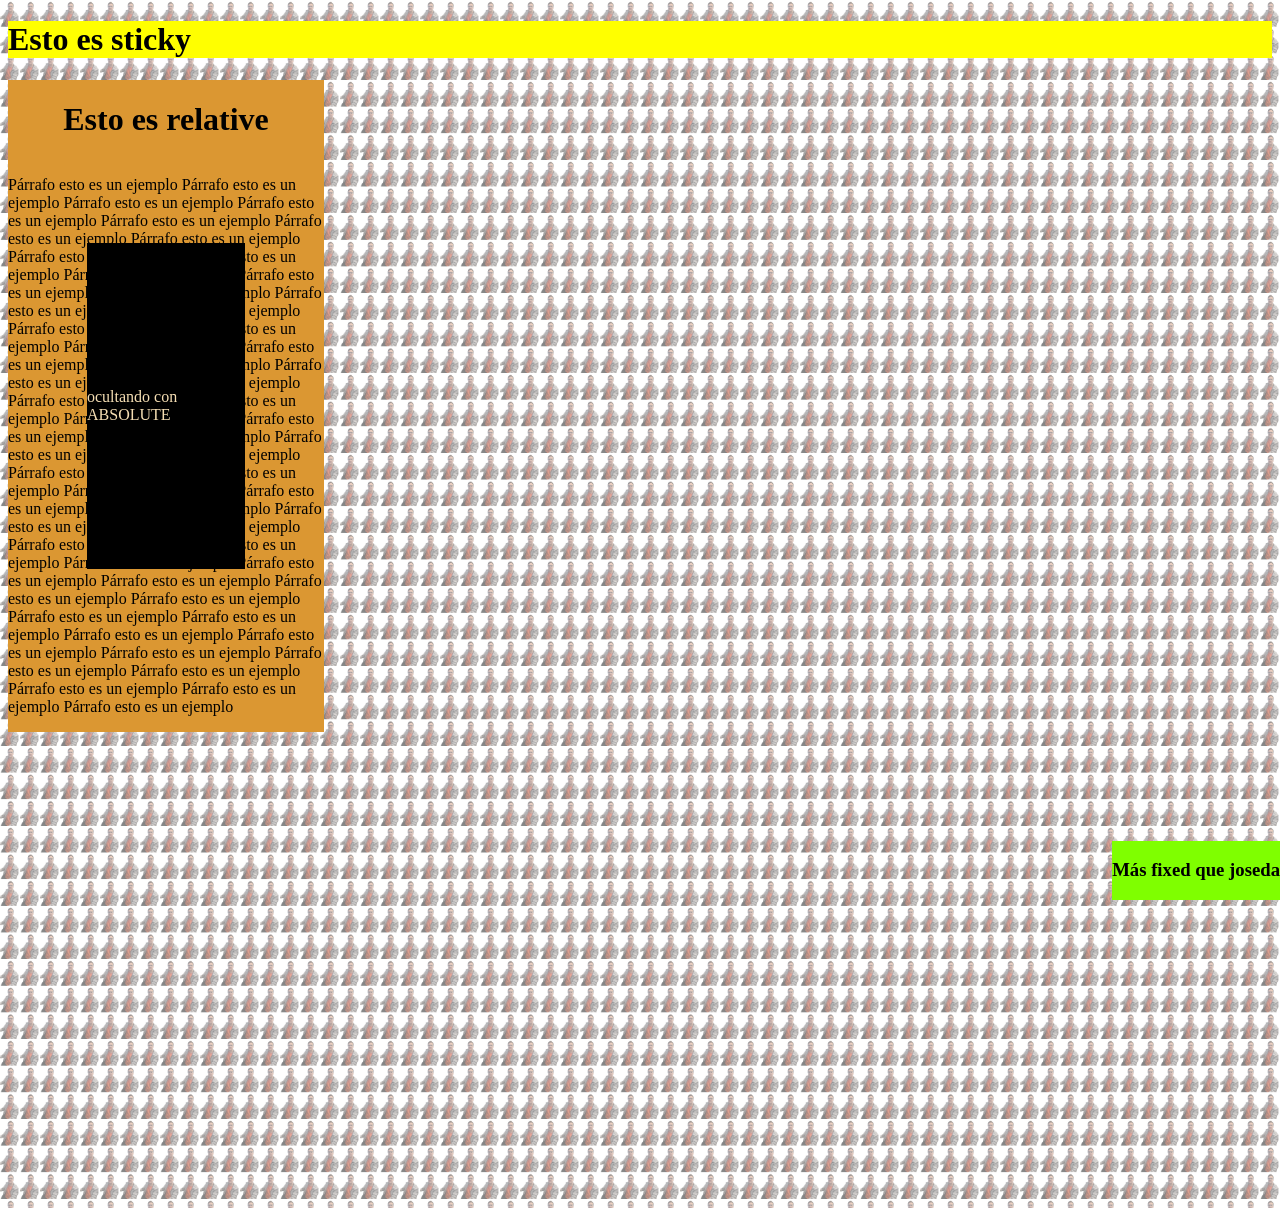
<file: Repaso CSS/index.html>
<!DOCTYPE html>
<html lang="en">
<head>
    <meta charset="UTF-8">
    <meta name="viewport" content="width=device-width, initial-scale=1.0">
    <title>JOSEDA FEET</title>
    <link rel="stylesheet" href="style.css">
</head>
<body>
    <div class="navbar">
        <h1>Esto es sticky</h1>
    </div>

    <div class="bottom">
        <h3>Más fixed que joseda</h3>
    </div>

    <div class="parraf">
        <h1>Esto es relative</h1>
        <p>Párrafo esto es un ejemplo Párrafo esto es un ejemplo Párrafo esto es un ejemplo Párrafo esto es un ejemplo Párrafo esto es un ejemplo Párrafo esto es un ejemplo Párrafo esto es un ejemplo Párrafo esto es un ejemplo Párrafo esto es un ejemplo Párrafo esto es un ejemplo Párrafo esto es un ejemplo Párrafo esto es un ejemplo Párrafo esto es un ejemplo Párrafo esto es un ejemplo Párrafo esto es un ejemplo Párrafo esto es un ejemplo Párrafo esto es un ejemplo Párrafo esto es un ejemplo Párrafo esto es un ejemplo Párrafo esto es un ejemplo Párrafo esto es un ejemplo Párrafo esto es un ejemplo Párrafo esto es un ejemplo Párrafo esto es un ejemplo Párrafo esto es un ejemplo Párrafo esto es un ejemplo Párrafo esto es un ejemplo Párrafo esto es un ejemplo Párrafo esto es un ejemplo Párrafo esto es un ejemplo Párrafo esto es un ejemplo Párrafo esto es un ejemplo Párrafo esto es un ejemplo Párrafo esto es un ejemplo Párrafo esto es un ejemplo Párrafo esto es un ejemplo Párrafo esto es un ejemplo Párrafo esto es un ejemplo Párrafo esto es un ejemplo Párrafo esto es un ejemplo Párrafo esto es un ejemplo Párrafo esto es un ejemplo Párrafo esto es un ejemplo Párrafo esto es un ejemplo Párrafo esto es un ejemplo Párrafo esto es un ejemplo Párrafo esto es un ejemplo Párrafo esto es un ejemplo Párrafo esto es un ejemplo Párrafo esto es un ejemplo Párrafo esto es un ejemplo Párrafo esto es un ejemplo</p>
        <div class="oculto">ocultando con ABSOLUTE</div>
    </div>
    <br><br><br><br><br><br><br><br><br><br><br><br><br><br><br><br><br><br><br><br><br><br><br><br><br><br>
</body>
</html>
</file>
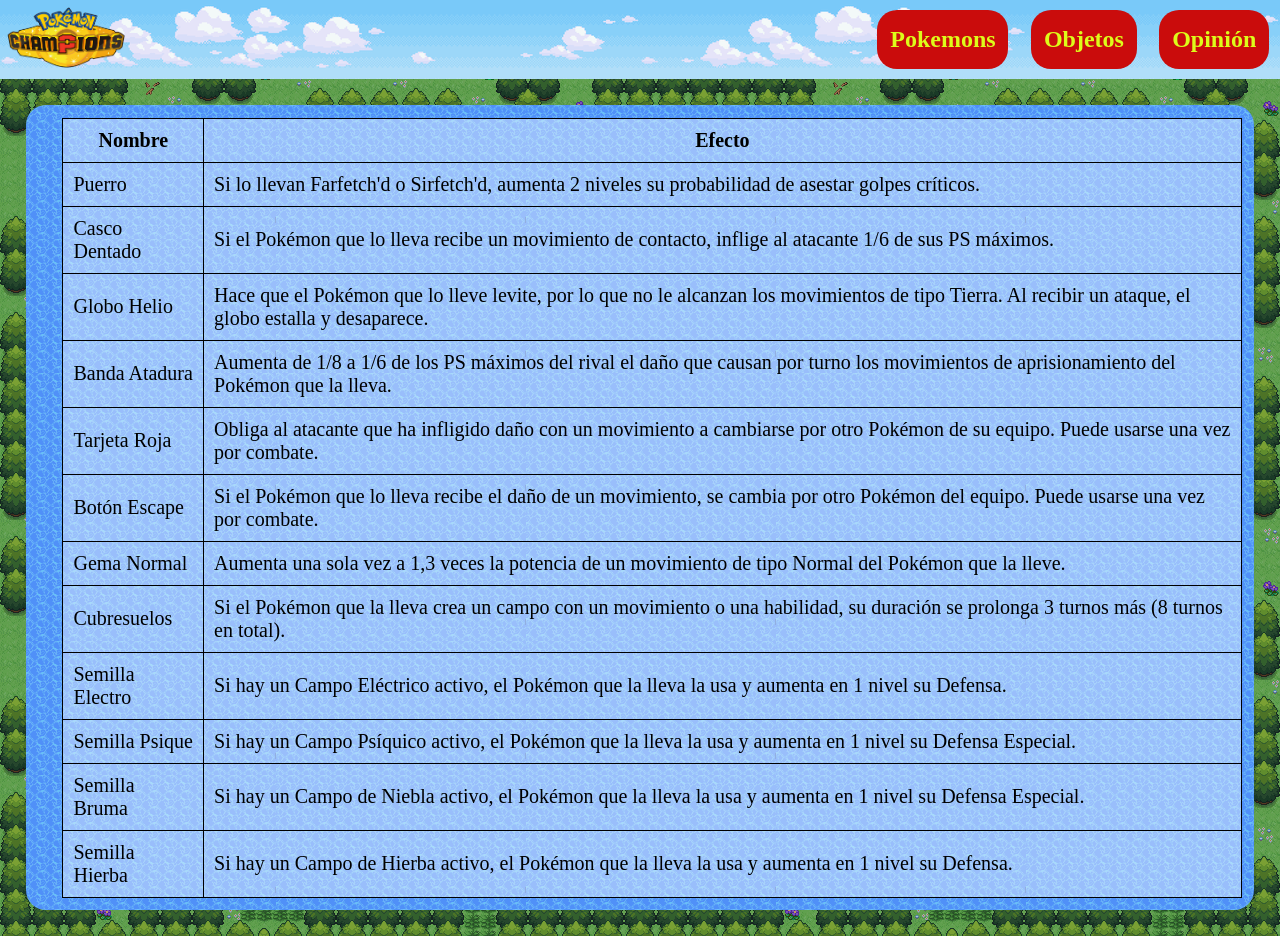
<file: Inicial-Diwe/objetos.html>
<!DOCTYPE html>
<html lang="en">

<head>
    <meta charset="UTF-8">
    <meta name="viewport" content="width=device-width, initial-scale=1.0">
    <title>Objetos</title>
    <link rel="stylesheet" href="css/global.css">
</head>

<body>
    <!-- Header de la página con el icono y los enlaces a las demás páginas -->
    <div class="header">
        <div class="icono">
            <a href="index.html">
                <img src="src/img/logo.png" alt="Icono">
            </a>
        </div>

        <div class="paginas">
            <a href="pokemons.html">
                <h1>Pokemons</h1>
            </a>
        </div>
        <div class="paginas">
            <a href="objetos.html">
                <h1>Objetos</h1>
            </a>
        </div>
        <div class="paginas">
            <a href="opinion.html">
                <h1>Opinión</h1>
            </a>
        </div>
    </div>

    <div class="fondo tabla">
        <table class="texto-plano">
            <tr>
                <th>Nombre</th>
                <th>Efecto</th>
            </tr>
            <tr>
                <td>Puerro</td>
                <td>Si lo llevan Farfetch'd o Sirfetch'd, aumenta 2 niveles su probabilidad de asestar golpes críticos.
                </td>
            </tr>
            <tr>
                <td>Casco Dentado</td>
                <td>Si el Pokémon que lo lleva recibe un movimiento de contacto, inflige al atacante 1/6 de sus PS
                    máximos.
                </td>
            </tr>
            <tr>
                <td>Globo Helio</td>
                <td>Hace que el Pokémon que lo lleve levite, por lo que no le alcanzan los movimientos de tipo Tierra.
                    Al
                    recibir un ataque, el globo estalla y desaparece.</td>
            </tr>
            <tr>
                <td>Banda Atadura</td>
                <td>Aumenta de 1/8 a 1/6 de los PS máximos del rival el daño que causan por turno los movimientos de
                    aprisionamiento del Pokémon que la lleva.</td>
            </tr>
            <tr>
                <td>Tarjeta Roja</td>
                <td>Obliga al atacante que ha infligido daño con un movimiento a cambiarse por otro Pokémon de su
                    equipo.
                    Puede usarse una vez por combate.</td>
            </tr>
            <tr>
                <td>Botón Escape</td>
                <td>Si el Pokémon que lo lleva recibe el daño de un movimiento, se cambia por otro Pokémon del equipo.
                    Puede
                    usarse una vez por combate.</td>
            </tr>
            <tr>
                <td>Gema Normal</td>
                <td>Aumenta una sola vez a 1,3 veces la potencia de un movimiento de tipo Normal del Pokémon que la
                    lleve.
                </td>
            </tr>
            <tr>
                <td>Cubresuelos</td>
                <td>Si el Pokémon que la lleva crea un campo con un movimiento o una habilidad, su duración se prolonga
                    3
                    turnos más (8 turnos en total).</td>
            </tr>
            <tr>
                <td>Semilla Electro</td>
                <td>Si hay un Campo Eléctrico activo, el Pokémon que la lleva la usa y aumenta en 1 nivel su Defensa.
                </td>
            </tr>
            <tr>
                <td>Semilla Psique</td>
                <td>Si hay un Campo Psíquico activo, el Pokémon que la lleva la usa y aumenta en 1 nivel su Defensa
                    Especial.</td>
            </tr>
            <tr>
                <td>Semilla Bruma</td>
                <td>Si hay un Campo de Niebla activo, el Pokémon que la lleva la usa y aumenta en 1 nivel su Defensa
                    Especial.</td>
            </tr>
            <tr>
                <td>Semilla Hierba</td>
                <td>Si hay un Campo de Hierba activo, el Pokémon que la lleva la usa y aumenta en 1 nivel su Defensa.
                </td>
            </tr>
        </table>
    </div>
</body>

</html>
</file>
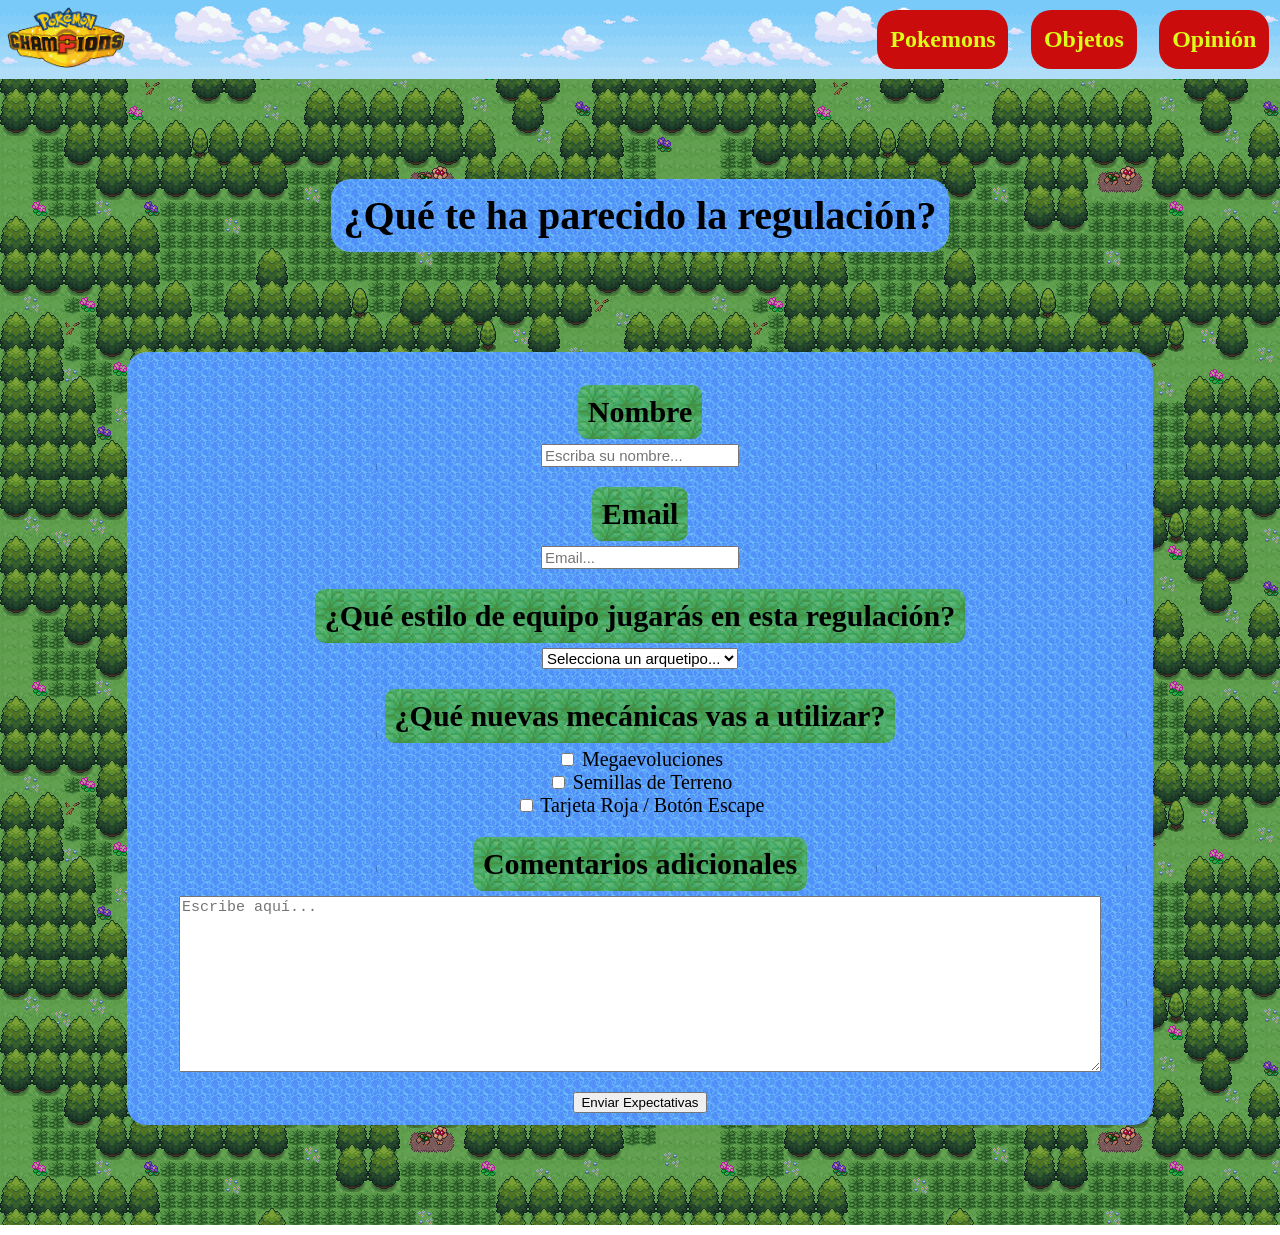
<file: Inicial-Diwe/opinion.html>
<!DOCTYPE html>
<html lang="en">

<head>
    <meta charset="UTF-8">
    <meta name="viewport" content="width=device-width, initial-scale=1.0">
    <title>Expectativas</title>
    <link rel="stylesheet" href="css/global.css">
    <link rel="stylesheet" href="css/opinion.css">
</head>

<body>
    <!-- Header de la página con el icono y los enlaces a las demás páginas -->
    <div class="header">
        <div class="icono">
            <a href="index.html">
                <img src="src/img/logo.png" alt="Icono">
            </a>
        </div>

        <div class="paginas">
            <a href="pokemons.html">
                <h1>Pokemons</h1>
            </a>
        </div>
        <div class="paginas">
            <a href="objetos.html">
                <h1>Objetos</h1>
            </a>
        </div>
        <div class="paginas">
            <a href="opinion.html">
                <h1>Opinión</h1>
            </a>
        </div>
    </div>

    <h2 class="fondo centro">¿Qué te ha parecido la regulación?</h2>

    <div class="fondo centro">
        <form action="">
            <!-- Identificación del usuario -->
            <div class="accion">
                <label for="nombre" class="campo"><b>Nombre</b></label>
                <input type="text" name="nombre" class="escribir" placeholder="Escriba su nombre..." required>
            </div>
            <div class="accion">
                <label for="nombre" class="campo"><b>Email</b></label>
                <input type="email" name="email" class="escribir" placeholder="Email..." required>
            </div>
            <!-- Elegir 1 solo estilo de juego -->
            <div class="accion">
                <label for="estilo-equipo" class="campo"><b>¿Qué estilo de equipo jugarás en esta
                        regulación?</b></label>
                <select name="estilo-equipo" class="escribir">
                    <option value="" selected>Selecciona un arquetipo...</option>
                    <option value="hyper-offense">Hyper Offense</option>
                    <option value="balance">Balance</option>
                    <option value="stall">Stall</option>
                    <option value="clima">Equipo de Clima / Terreno</option>
                </select>
            </div>
            <!-- Elegir varias opciones de mecánicas -->
            <div class="accion">
                <legend class="campo"><b>¿Qué nuevas mecánicas vas a utilizar?</b></legend>

                <label class="opcion">
                    <input type="checkbox" name="mecanicas" value="megaevolucion">
                    Megaevoluciones
                </label>
                <label class="opcion">
                    <input type="checkbox" name="mecanicas" value="semillas">
                    Semillas de Terreno
                </label>
                <label class="opcion">
                    <input type="checkbox" name="mecanicas" value="objetos-trampa">
                    Tarjeta Roja / Botón Escape
                </label>
            </div>
            <!-- Comentarios adicionales para el usuario -->
            <div class="accion">
                <label for="opinion" class="campo"><b>Comentarios adicionales</b></label>
                <textarea class="escribir" name="opinion" rows="10" cols="100" placeholder="Escribe aquí..."></textarea>
            </div>
            <!-- Botón de enviar -->
            <div class="accion">
                <button type="submit">Enviar Expectativas</button>
            </div>
        </form>
    </div>
</body>

</html>
</file>
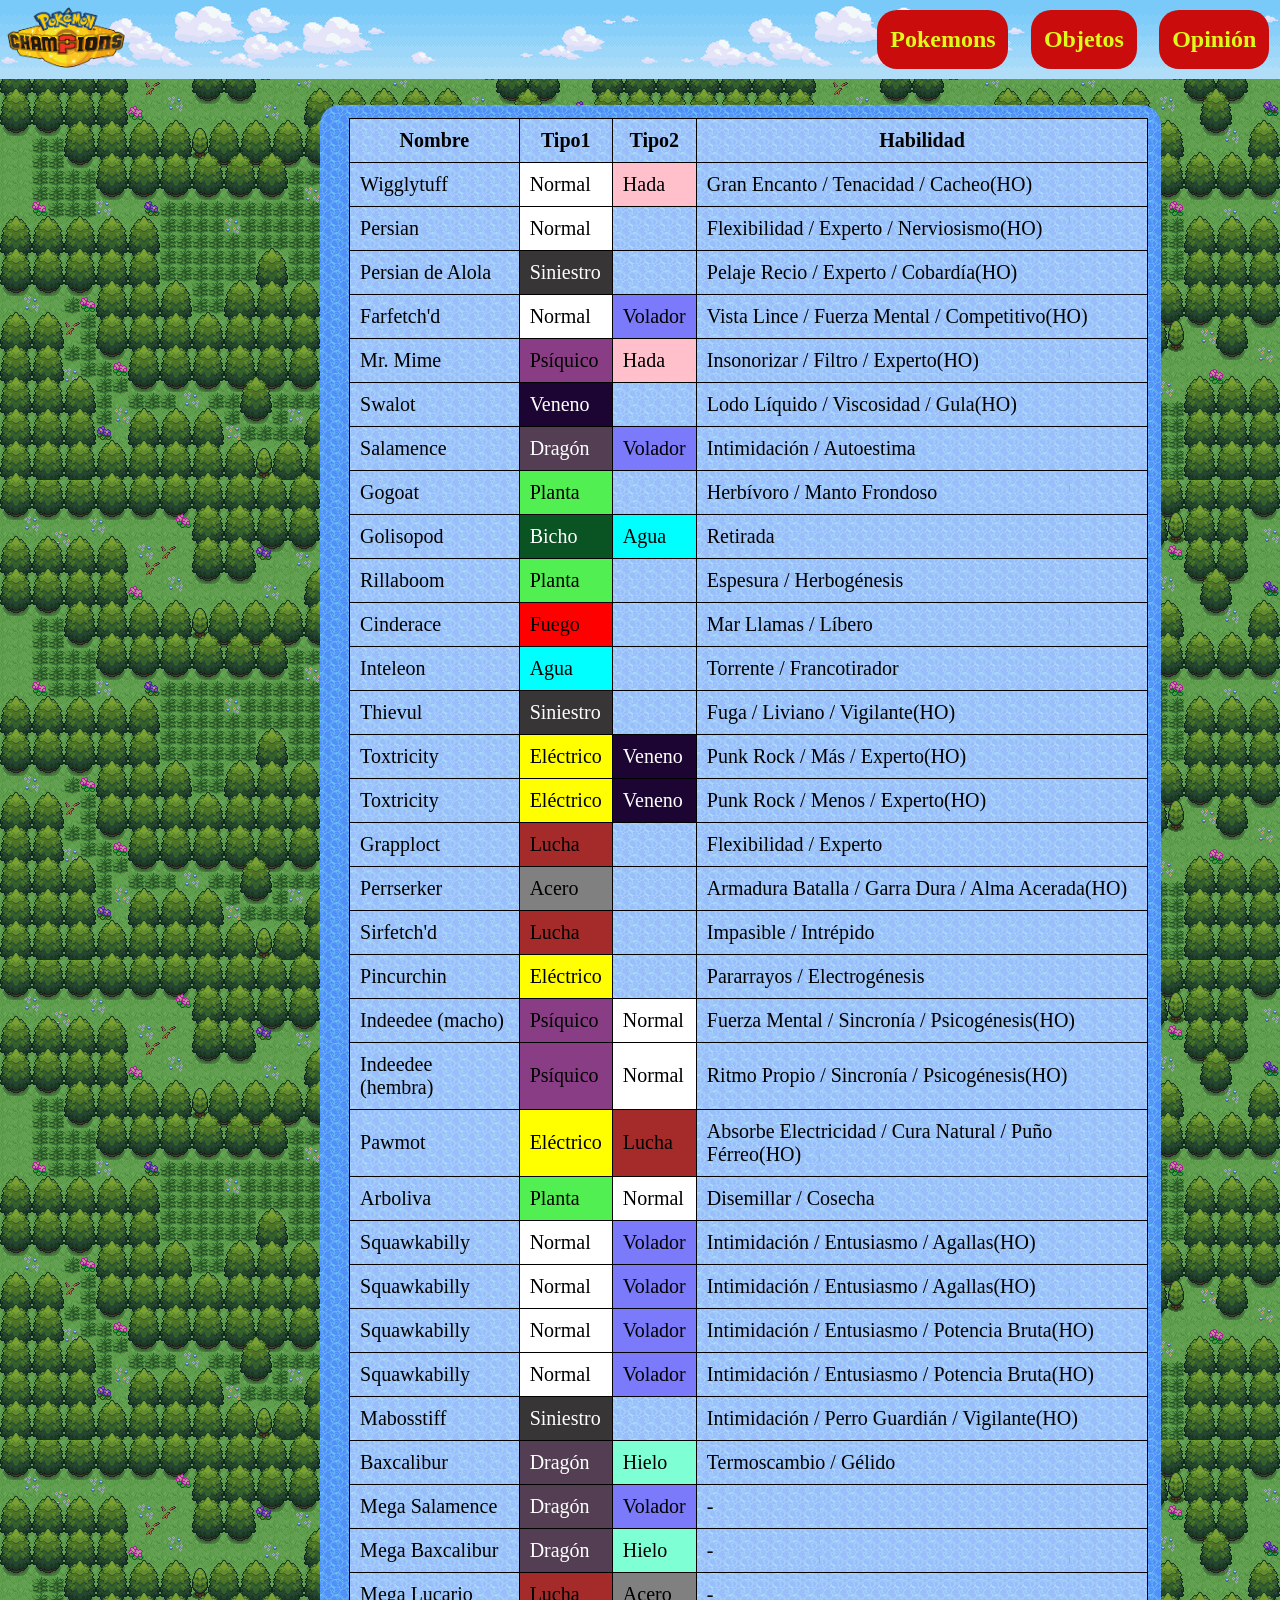
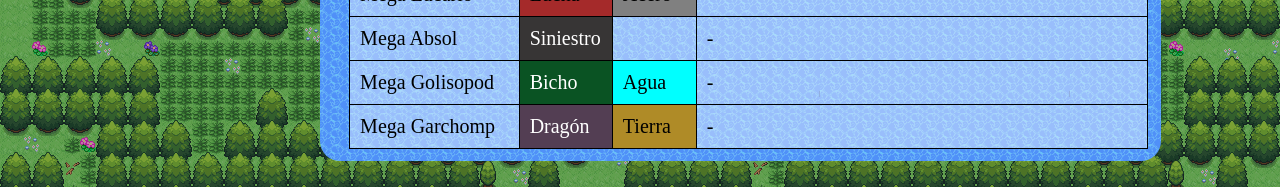
<file: Inicial-Diwe/pokemons.html>
<!DOCTYPE html>
<html lang="en">

<head>
    <meta charset="UTF-8">
    <meta name="viewport" content="width=device-width, initial-scale=1.0">
    <title>Pokemons</title>
    <link rel="stylesheet" href="css/global.css">
    <link rel="stylesheet" href="css/pokemons.css">
</head>

<body>
    <!-- Header de la página con el icono y los enlaces a las demás páginas -->
    <div class="header">
        <div class="icono">
            <a href="index.html">
                <img src="src/img/logo.png" alt="Icono">
            </a>
        </div>

        <div class="paginas">
            <a href="pokemons.html">
                <h1>Pokemons</h1>
            </a>
        </div>
        <div class="paginas">
            <a href="objetos.html">
                <h1>Objetos</h1>
            </a>
        </div>
        <div class="paginas">
            <a href="opinion.html">
                <h1>Opinión</h1>
            </a>
        </div>
    </div>

    <div class="fondo tabla">
        <table class="texto-plano">
            <tr>
                <th>Nombre</th>
                <th>Tipo1</th>
                <th>Tipo2</th>
                <th>Habilidad</th>
            </tr>
            <tr>
                <td>Wigglytuff</td>
                <td class="normal">Normal</td>
                <td class="hada">Hada</td>
                <td>Gran Encanto / Tenacidad / Cacheo(HO)</td>
            </tr>
            <tr>
                <td>Persian</td>
                <td class="normal">Normal</td>
                <td></td>
                <td>Flexibilidad / Experto / Nerviosismo(HO)</td>
            </tr>
            <tr>
                <td>Persian de Alola</td>
                <td class="siniestro">Siniestro</td>
                <td></td>
                <td>Pelaje Recio / Experto / Cobardía(HO)</td>
            </tr>
            <tr>
                <td>Farfetch'd</td>
                <td class="normal">Normal</td>
                <td class="volador">Volador</td>
                <td>Vista Lince / Fuerza Mental / Competitivo(HO)</td>
            </tr>
            <tr>
                <td>Mr. Mime</td>
                <td class="psiquico">Psíquico</td>
                <td class="hada">Hada</td>
                <td>Insonorizar / Filtro / Experto(HO)</td>
            </tr>
            <tr>
                <td>Swalot</td>
                <td class="veneno">Veneno</td>
                <td></td>
                <td>Lodo Líquido / Viscosidad / Gula(HO)</td>
            </tr>
            <tr>
                <td>Salamence</td>
                <td class="dragon">Dragón</td>
                <td class="volador">Volador</td>
                <td>Intimidación / Autoestima</td>
            </tr>
            <tr>
                <td>Gogoat</td>
                <td class="planta">Planta</td>
                <td></td>
                <td>Herbívoro / Manto Frondoso</td>
            </tr>
            <tr>
                <td>Golisopod</td>
                <td class="bicho">Bicho</td>
                <td class="agua">Agua</td>
                <td>Retirada</td>
            </tr>
            <tr>
                <td>Rillaboom</td>
                <td class="planta">Planta</td>
                <td></td>
                <td>Espesura / Herbogénesis</td>
            </tr>
            <tr>
                <td>Cinderace</td>
                <td class="fuego">Fuego</td>
                <td></td>
                <td>Mar Llamas / Líbero</td>
            </tr>
            <tr>
                <td>Inteleon</td>
                <td class="agua">Agua</td>
                <td></td>
                <td>Torrente / Francotirador</td>
            </tr>
            <tr>
                <td>Thievul</td>
                <td class="siniestro">Siniestro</td>
                <td></td>
                <td>Fuga / Liviano / Vigilante(HO)</td>
            </tr>
            <tr>
                <td>Toxtricity</td>
                <td class="electrico">Eléctrico</td>
                <td class="veneno">Veneno</td>
                <td>Punk Rock / Más / Experto(HO)</td>
            </tr>
            <tr>
                <td>Toxtricity</td>
                <td class="electrico">Eléctrico</td>
                <td class="veneno">Veneno</td>
                <td>Punk Rock / Menos / Experto(HO)</td>
            </tr>
            <tr>
                <td>Grapploct</td>
                <td class="lucha">Lucha</td>
                <td></td>
                <td>Flexibilidad / Experto</td>
            </tr>
            <tr>
                <td>Perrserker</td>
                <td class="acero">Acero</td>
                <td></td>
                <td>Armadura Batalla / Garra Dura / Alma Acerada(HO)</td>
            </tr>
            <tr>
                <td>Sirfetch'd</td>
                <td class="lucha">Lucha</td>
                <td></td>
                <td>Impasible / Intrépido</td>
            </tr>
            <tr>
                <td>Pincurchin</td>
                <td class="electrico">Eléctrico</td>
                <td></td>
                <td>Pararrayos / Electrogénesis</td>
            </tr>
            <tr>
                <td>Indeedee (macho)</td>
                <td class="psiquico">Psíquico</td>
                <td class="normal">Normal</td>
                <td>Fuerza Mental / Sincronía / Psicogénesis(HO)</td>
            </tr>
            <tr>
                <td>Indeedee (hembra)</td>
                <td class="psiquico">Psíquico</td>
                <td class="normal">Normal</td>
                <td>Ritmo Propio / Sincronía / Psicogénesis(HO)</td>
            </tr>
            <tr>
                <td>Pawmot</td>
                <td class="electrico">Eléctrico</td>
                <td class="lucha">Lucha</td>
                <td>Absorbe Electricidad / Cura Natural / Puño Férreo(HO)</td>
            </tr>
            <tr>
                <td>Arboliva</td>
                <td class="planta">Planta</td>
                <td class="normal">Normal</td>
                <td>Disemillar / Cosecha</td>
            </tr>
            <tr>
                <td>Squawkabilly</td>
                <td class="normal">Normal</td>
                <td class="volador">Volador</td>
                <td>Intimidación / Entusiasmo / Agallas(HO)</td>
            </tr>
            <tr>
                <td>Squawkabilly</td>
                <td class="normal">Normal</td>
                <td class="volador">Volador</td>
                <td>Intimidación / Entusiasmo / Agallas(HO)</td>
            </tr>
            <tr>
                <td>Squawkabilly</td>
                <td class="normal">Normal</td>
                <td class="volador">Volador</td>
                <td>Intimidación / Entusiasmo / Potencia Bruta(HO)</td>
            </tr>
            <tr>
                <td>Squawkabilly</td>
                <td class="normal">Normal</td>
                <td class="volador">Volador</td>
                <td>Intimidación / Entusiasmo / Potencia Bruta(HO)</td>
            </tr>
            <tr>
                <td>Mabosstiff</td>
                <td class="siniestro">Siniestro</td>
                <td></td>
                <td>Intimidación / Perro Guardián / Vigilante(HO)</td>
            </tr>
            <tr>
                <td>Baxcalibur</td>
                <td class="dragon">Dragón</td>
                <td class="hielo">Hielo</td>
                <td>Termoscambio / Gélido</td>
            </tr>
            <!-- Nuevas Megaevoluciones -->
            <tr>
                <td>Mega Salamence</td>
                <td class="dragon">Dragón</td>
                <td class="volador">Volador</td>
                <td>-</td>
            </tr>
            <tr>
                <td>Mega Baxcalibur</td>
                <td class="dragon">Dragón</td>
                <td class="hielo">Hielo</td>
                <td>-</td>
            </tr>
            <tr>
                <td>Mega Lucario</td>
                <td class="lucha">Lucha</td>
                <td class="acero">Acero</td>
                <td>-</td>
            </tr>
            <tr>
                <td>Mega Absol</td>
                <td class="siniestro">Siniestro</td>
                <td></td>
                <td>-</td>
            </tr>
            <tr>
                <td>Mega Golisopod</td>
                <td class="bicho">Bicho</td>
                <td class="agua">Agua</td>
                <td>-</td>
            </tr>
            <tr>
                <td>Mega Garchomp</td>
                <td class="dragon">Dragón</td>
                <td class="tierra">Tierra</td>
                <td>-</td>
            </tr>
        </table>
    </div>
</body>

</html>
</file>
<file: apuntesFlexBox/style.css>
* {
    margin: 0;
    box-sizing: border-box;
}

.container {
    background-color: cornflowerblue;
    width: 500px;
    height: 600px;
    display: flex;
    margin: auto;
    border: 3px solid green;

    /* Dirección principal de los items */
    /* flex-direction: column-reverse; */

    /* Si los items no caben se crea una nueva línea en el eje secundario (nueva fila o columna) */
    /* flex-wrap: wrap; */

    /* Combina flex-direction y flex-wrap */
    /* flex-flow: row wrap; */

    /* Eje principal */
    /* justify-content: space-evenly; */

    /* Eje secundario */
    /* align-items: center; */

    /* Se aplica al eje secundario por conjuntos (a cada fila o a cada columna) */
    /*align-content: space-around; */

}

.item {
    width: 100px;
    height: 100px;
    text-align: center;
    
    /* Para que los items ocupen el espacio sobrante del contenedor. En el eje principal. */
    /* Por defecto es 0 para que esté desactivado. */
    flex-grow: 1;
}

.item1 {
    background: blue;
    /* align-self: flex-end; */
    /* Para que crezca más que los demás Items. El doble para ser exactos */
    flex-grow: 2;

}

.item2 {
    background: chartreuse;

    /* Order por defecto: 0 */
    /* Order mayor a 0 va al final. Order menor a 0 va al principio */
    /* order: 1; */
}

.item3 {
    background: darkorange;

    /* Para que no se achique. El valor por defecto es 1, para que si se achique si no cabe en el contenedor padre. */
    /* flex-shrink: 0; */
}

.item4 {
    background: violet;
    /* order: -1; */
}
</file>
<file: apuntesGrid/style.css>
* {
    margin: 0;
    padding: 0;
    box-sizing: border-box;
}

.container {
    border: 4px solid fuchsia;
    width: 100%;
    height: 500px;
    background-color: seagreen;
    /* Reparte el ancho entre todo el contenido */
    display: grid;
    /* grid-template-areas: 
    'header header header sidebar'
    'main main main sidebar'
    'main main main sidebar'
    'footer footer footer footer'; */


    /* Crea 2 columnas, una ocupa el 25% del width y otra el 40% del width */
    /* grid-template-columns: 25% 40%; */

    /* Crea 2 columnas con un ancho de 1 fracción la primera y un ancho de 2 fracciones la segunda */
    /* grid-template-columns: repeat(2, 1fr 2fr); */

    /* minmax(). Tamaño mínimo, si tiene más disponible se usa el max */
    grid-template-columns: repeat(auto-fit, minmax(200px, 1fr));
    /* grid-template-rows: repeat(2, 20%); */

    /* row-gap: 30px;
    column-gap: 50px; */

    /* Para cambiar la dirección */
    /* grid-auto-flow: column; */

    /* Para controlar el tamaño de lo que se desborda */
    /* grid-auto-rows: 0.5fr;
    grid-auto-columns: 0.5fr; */

    /* Para que no haya espacios en blanco. Si encuentra un elemento que quepa en ese espacio lo coloca ahí */
    /* grid-auto-flow: dense; */

    /* Para la celda */
    /* justify-content:center; */
    /* Para el contenido de dentro de la celda */
    /* justify-items: center; */

    /* Para la celda */
    /* align-content: center; */
    /* Para el contenido de dentro de la celda */
    /* align-items: center; */
}

.item {
    font-size: 24px;
    font-weight: bold;
    color: white;
    display: flex;
    justify-content: center;
    align-items: center;
}

.item1 {
    background: skyblue;
    /* grid-area: header; */

    /* Columna inicial que queremos que ocupe/ Columna final que queremos que ocupe */
    /* grid-column: 2/-1; */

    /* Desde donde empieces, ocupa 3 columnas */
    /* grid-column: span 2; */

    /* Fila inicial que queremos que ocupe/ Fila final que queremos que ocupe */
    /* grid-row: 1/3; */
    /* grid-row: span 2; */

    /* align-self: end; */
}

.item2 {
    background: crimson;

    /* Para indicar el nombre del área */
    /* grid-area: main; */
}

.item3 {
    background: mediumvioletred;
    /* grid-column: span 3; */
    /* grid-area: sidebar; */
}

.item4 {
    background: darkorange;
    /* grid-area: footer; */
}

.item5 {
    background: rebeccapurple;
}

.item6 {
    background: lawngreen;
}

/* Para hacerlo responsive */
@media(max-width: 800px) {
    .item6 {
        background: red;
    }
}
</file>
<file: Grid2/style.css>
* {
    margin: 0;
    padding: 0;
    box-sizing: border-box;
}

a {
    text-decoration: none;
    color: white;
}

/******************************************************Header**************************************************************/
header {
    height: 100vh;
    background-image: url(images/fondo.png);
    background-repeat: repeat;
    background-size: 100vw;
    display: flex;
    flex-direction: column;
    align-items: center;
    gap: 4vh;
    margin-bottom: 0;
}

.logo {
    margin-top: 5vh;
    display: flex;
    flex-direction: column;
    height: 10vh;
    justify-content: space-between;
    align-items: center;

    h1 {
        color: burlywood;
    }

    h2 {
        color: white;
    }
}

nav {
    background-color: rgba(30, 15, 3, 0.918);
    width: 100%;
    display: flex;
    justify-content: center;
    height: 10vh;
    gap: 1vw;
    align-items: center;
}

.contenedor-sorpresa {
    background-color: rgba(30, 15, 3, 0.918);
    display: flex;
    flex-direction: column;
    width: 25%;
    padding: 3vh 1vw;
    align-items: center;
    margin-right: 35vw;
    text-align: center;
    gap: 2vh;
    color: white;
    position: relative;
    padding-bottom: 7vh;
    border-radius: 10px;

    h4 {
        color: burlywood;
    }

    h1 {
        font-weight: normal;
    }

    .boton-claro {
        position: absolute;
        bottom: -2vh;
    }
}

.boton-claro {
    background-color: rgb(249, 163, 49);
    padding: 1.5vh 2vw;
    border-radius: 5px;
    color: rgb(30, 15, 3);
}

/******************************************************Los más vendidos**************************************************************/

.fondo-vendidos {
    background-image: url(images/bg-img1.jpg);
    background-size: 100vw;
    display: flex;
    justify-content: center;
}

.contenedor-vendidos {
    width: 50%;
    display: grid;
    grid-template-columns: repeat(2, 1fr);
    grid-template-rows: 0.5fr 1fr 1fr;
    align-items: center;
    justify-items: center;
    gap: 2vh;

    h2 {
        text-align: center;
        grid-column: 1/span 2;
        justify-self: center;
    }
}

.contenedor-producto-vendido {
    background-color: rgba(251, 233, 211, 0.574);
    border-radius: 5px;
    display: flex;
    flex-direction: column;
    justify-content: space-around;
    padding: 2vh 2vw;
    width: 100%;
    align-items: center;
    text-align: center;
    gap: 4vh;
}

.contenedor-imagen-producto {
    width: 70%;
    height: auto;

    img {
        width: 100%;
        height: 100%;
        border-radius: 5px;
    }
}

/******************************************************Novedades**************************************************************/
.contenedor-novedades {
    background-image: url(images/bg-img2.jpg);
    background-size: 100vw;
    padding: 10vh 25vw;
    display: flex;
    justify-content: center;
    align-items: center;
}

.contenedor-imagen-novedades {
    width: auto;
    height: 50%;

    img {
        width: 100%;
        height: 100%;
    }

    position: relative;
}

.descripcion-novedades {
    position: absolute;
    width: 40%;
    height: 100%;
    right: 0;
    top: 0;
    display: flex;
    flex-direction: column;
    align-items: center;
    text-align: center;
    gap: 5vh;
    padding-top: 10vh;
}

.boton-oscuro {
    background-color: rgb(30, 15, 3);
    padding: 1.5vh 2vw;
    border-radius: 5px;
}

/******************************************************Menu**************************************************************/
.fondo-menu {
    background-color: rgb(249, 163, 49);
    display: flex;
    justify-content: center;
    padding: 5vh;
}

.contenedor-menu {
    width: 60%;
    display: flex;
    flex-direction: column;
    align-items: center;
    gap: 4vh;
}

.grilla-menu {
    display: grid;
    grid-template-columns: repeat(2, 1fr);
    grid-template-rows: 0.5fr 1fr 1fr;
    align-items: center;
    justify-items: center;
    gap: 3vh;
    border: 6px double black;
}

.contenedor-plato {
    display: flex;
    flex-direction: column;
    gap: 1vh;
    margin: 0.5vh 2vw;
    padding-bottom: 2vh;
    border-bottom: 3px dotted black;
}

.plato-precio {
    display: flex;
    justify-content: space-between;
}

.contenedor-mosaico {
    display: grid;
    grid-template-columns: repeat(4, 1fr);
    grid-template-rows: repeat(2, 1fr);
    line-height: 0;
    background-color: rgb(45, 18, 2);
    div {
        width: 100%;
        height: auto;
        img {
            opacity: 0.5;
            width: 100%;
            height: 100%;
        }
    }
}
</file>
<file: Inicial-Diwe/css/index.css>
/* Texto de bienvenida de la web */
.bienvenida {
    margin-top: 5%;
    margin-bottom: 10%;
}

.titulito {
    text-align: left;
    margin-left: 10%;
    font-size: 200%;
}

h4 {
    margin-left: 3%;
    font-size: 150%;
}
</file>
<file: Inicial-Diwe/css/global.css>
/* imagen de fondo */
body {
    background-image: linear-gradient(rgba(0, 0, 0, 0.2), rgba(0, 0, 0, 0.2)), url('../src/img/fondo.png');
    background-repeat: repeat;
    margin: 0;
}

/* Quita el subrayado de los links del header */
.header {
    a {
        text-decoration: none;
    }

    img {
        width: 15%;
        height: 15%;
    }

    position: sticky;
    align-items: center;
    display: flex;
    gap: 1%;
    top: 0;
    background-image: url('../src/img/banner.png');
    background-repeat: repeat;
    padding: 1px;
}

/* Icono del header */
.icono {
    margin-right: auto;
}

/* Link a las demás páginas de la web */
.paginas {
    background-color: rgb(202, 12, 12);
    width: fit-content;
    border-radius: 20px;
    padding-left: 1%;
    padding-right: 1%;
    margin-right: 10px;

    h1 {
        color: rgb(221, 251, 26);
        font-size: 150%;
    }
}

/* Texto normal formateado para todas las páginas */
.texto-plano {
    font-size: 20px;
    margin-left: 2%;
}

/* Fondo de agua para los div que necesite */
.fondo {
    background-image: url('../src/img/agua.png');
    background-repeat: repeat;
    padding: 1%;
    border-radius: 20px;
    width: fit-content;
    margin: 2%;
}

/* Formato de las 2 tablas encontradas en la página */
table, th, td {
    border: 1px solid black;
    border-collapse: collapse;
    padding: auto;
    background-color: rgba(255, 255, 255, 0.236);
}

th, td {
    padding: 10px;
}

/* --------------- Footer -------------- */
.icono-footer {
    img {
        height: 100px;
        width: auto;
    }
    p {
        background-color: rgba(255, 255, 255, 0.5);
        width: fit-content;
        padding: 10px;
        border-radius: 10px;
    }
    background-image: url(../src/img/hierba.png);
    background-size:100px;
    background-repeat: repeat;

}
</file>
<file: PI_Flexbox/style.css>
* {
    margin: 0;
    box-sizing: border-box;
    font-family: Arial;
}

a {
    text-decoration: none;
    color: white;
}

body {
    background-color: rgb(24, 31, 42);
    color: white;
    display: flex;
    flex-direction: column;
    align-items: center;
    /* Tuve que poner esta propiedad ya que la imagen curvy, al querer que ocupara todo el ancho de la página siempre se pasaba de ancho. */
    /* Puse 100vw en width, pero para ordenador no servía porque se pasaba, 99vw funcionaba para ordenador pero no para dispositivos más pequeños, se quedaba corto. */
    overflow-x: hidden;
}

.contenedores-partes {
    display: flex;
    flex-direction: column;
    align-items: center;
    padding: 0 20px;
    width: 100%;
}

#contenedor-claro {
    background-color: rgb(28, 36, 49);
    gap: 70px;
    width: 100%;
    margin-bottom: 100px;
}

/* Header de la página */
header {
    display: flex;
    justify-content: space-between;
    margin-top: 60px;
    gap: 40px;
    /* Ocupa 1200px si tiene ese espacio disponible */
    width: 1200px;
    /* Sino, como máximo ocupa el 100% del espacio disponible, para que sea responsive */
    max-width: 100%;
}

.contenedor-header {
    display: flex;
    justify-content: right;
    align-items: center;
    gap: 15px;
    flex-wrap: wrap;
}

#logo-header {
    height: 30px;
    width: auto;
}




/* Ilustración de introducción */
#illustration-intro-contenedor {
    display: flex;
    flex-direction: column;
    align-items: center;
    width: 100%;
    position: relative;
}

#illustration-intro-img {
    height: auto;
    width: 500px;
    max-width: 100%;
    z-index: 1;
}

#curvy-contenedor {
    background-color: rgb(28, 36, 49);
    display: flex;
    width: 110%;
    position: absolute;
    bottom: -40px;
}

#curvy-img {
    width: 100%;
    height: 100px;
}




/* Parte oscura antes del footer */
#contenedor-oscuro {
    width: 1200px;
    max-width: 100%;
    text-align: center;
    gap: 100px;
    padding-bottom: 300px;
}

/* Descripción primera */
#descripcion {
    display: flex;
    flex-direction: column;
    align-items: center;
    gap: 30px;
}

#titulo {
    font-size: 50px;
}

.boton {
    padding: 20px 80px 20px 80px;
    border-radius: 30px;
    border: none;
    color: white;
    font-weight: bold;
    font-size: 17px;
}

#empezar {
    background: linear-gradient(to right, black, rgb(250, 188, 199));
}


/* Prestaciones */
#prestaciones-contenedor {
    display: flex;
    flex-wrap: wrap;
    justify-content: center;
    gap: 70px;
    width: 100%;
}

.prestacion {
    width: 540px;
    display: flex;
    flex-direction: column;
    flex-wrap: wrap;
    gap: 20px;
    align-items: center;
    margin-top: 50px;
}

.prestacion-img {
    width: fit-content;
    height: 100px;
}

/* Productividad */
#contenedor-productividad {
    display: flex;
    justify-content: center;
    align-items: center;
    gap: 80px;
    flex-wrap: wrap;
    width: 1200px;
    max-width: 100%;
}

#img-productive {
    height: auto;
    width: 500px;
    max-width: 100%;
}

#contenedor-descripcion-productividad {
    display: flex;
    flex-direction: column;
    text-align: left;
    gap: 30px;
    width: 550px;
    max-width: 100%;
}

#link-productividad {
    color: rgb(98, 223, 216);
    text-decoration: underline;
    text-underline-offset: 12px;
}

/* Opiniones */

#contenedor-opiniones-general {
    display: flex;
    flex-direction: column;
    flex-wrap: wrap;
    width: 1200px;
    max-width: 100%;
}

#cita {
    img {
        height: auto;
        width: 40px;
        align-self: flex-start;
    }

    display: flex;
    position: absolute;
    top: -32px;
    left: 0px;
}

#contenedor-opiniones {
    display: flex;
    gap: 40px;
    flex-wrap: wrap;
    justify-content: space-around;
}

.opinion {
    display: flex;
    flex-direction: column;
    background-color: rgb(28, 36, 49);
    border-radius: 5px;
    padding: 20px;
    gap: 20px;
    width: 340px;
    text-align: left;
    flex-wrap: wrap;
    position: relative;
}

.usuario {
    display: flex;

    img {
        height: auto;
        width: 50px;
        border-radius: 100%;
    }

    justify-content: center;
    gap: 20px;

    h2 {
        font-size: 18px;
    }

    p {
        font-size: 13px;
        color: rgb(118, 122, 127);
    }
}

/* Formulario de acceso con email */
#contenedor-access {
    background-color: rgb(28, 36, 49);
    display: flex;
    flex-direction: column;
    background-color: rgb(28, 36, 49);
    border-radius: 15px;
    gap: 30px;
    padding: 50px 20px 50px 20px;
    align-items: center;
    position: absolute;
    top: -150px;
    align-self: center;
    margin: 0 20px;
}

#formulario-email {
    display: flex;
    gap: 20px;
    flex-wrap: wrap;
    justify-content: center;
    width: 100%;
}

#gratis {
    background: linear-gradient(to right, rgb(99, 223, 216), rgb(53, 161, 205));
    padding: 20px;
    color: rgb(167, 187, 194);
    flex-shrink: 0;
}

#email {
    padding: 20px;
    width: 100%;
    max-width: 850px;
    font-weight: normal;
}

/* Footer de la web */
footer {
    background-color: rgb(11, 21, 35);
    display: flex;
    flex-direction: column;
    width: 100%;
    padding: 300px 20px 80px 20px;
    position: relative;
    flex-wrap: wrap;
    align-items: center;
}

#contenedor-footer{
    width: 1200px;
    max-width: 100%;
    display: flex;
    flex-direction: column;
    gap: 20px;
    flex-wrap: wrap;
}

#contenedor-info-footer {
    display: flex;
    justify-content: space-between;
    flex-wrap: wrap;
    div{
        margin-top: 20px;
    }
}

#contenedor-ubicacion {
    p {
        margin-top: 10px;
        max-width: 250px;
    }

    display: flex;
    gap: 10px;
}

#logo-footer {
    height: auto;
    width: 200px;
}

.icono-footer {
    height: min-content;
    width: 15px;
}

#contenedor-footer-contacto {
    display: flex;
    flex-direction: column;
}

.contenedor-contacto {
    display: flex;
    gap: 10px;
    .icono-footer {
        width: 20px;
    }
    align-items: center;
}

.contenedor-footer-vertical {
    display: flex;
    flex-direction: column;
    gap: 15px;
}

#contenedor-redes {
    .icono-footer {
        width: 40px;
        border: 1px solid white;
        border-radius: 100%;
        padding: 5px;
    }
    display: flex;
    justify-content: space-between;
    gap: 15px;
}
</file>
<file: Practica_2Flexbox_Mario_Gutierrez/style.css>
* {
    margin: 0;
}

body {
    display: flex;
    flex-direction: column;
    align-items: center;
}

header {
    padding-top: 20px;
    display: flex;
    justify-content: space-around;
    align-items: center;
    z-index: 100;
    background-color: white;
    width: 100%;
}

a {
    text-decoration: none;
}

.encabezado {
    color: rgb(92, 92, 112);
}

.peticion {
    background: linear-gradient(to right, green, blue);
    padding: 15px 50px;
    color: white;
    font-weight: bold;
    border: none;
    border-radius: 20px;
}

#contenedor-logo {
    width: auto;
}

#contenedor-paginas {
    display: flex;
    gap: 20px;
}

.parrafo {
    color: grey;
    font-weight: bold;
    font-size: 17px;
}

/* inicio */
#contenedor-inicio {
    display: flex;
    width: 70%;
    height: auto;
    gap: 30px;
    align-items: center;
}

#explicacion-inicio {
    display: flex;
    flex-direction: column;
    gap: 20px;

    h1 {
        font-size: 40px;
    }
}

#contenedor-imagenes-inicio {
    position: relative;
    display: flex;
    justify-content: center;
    width: 100%;
    height: 630px;
    overflow: hidden;
}

#imagen-inicio1 {
    width: 100%;
    height: auto;
    position: absolute;
    top: -20px;
    left: -50px;
    z-index: -1;
}

#imagen-inicio2 {
    width: 100%;
    height: auto;
    position: absolute;
    top: -50px;
    right: -50px;
    z-index: inherit;
}

/* Elegir */
.contenedor-elegir {
    display: flex;
    flex-direction: column;
    width: 100%;
    background-color: rgb(222, 222, 222);
    gap: 50px;
    justify-content: start;
}

.contenedor-descripcion-elegir {
    margin-left: 10%;
    margin-top: 5%;
    width: 35%;
}

.contenedor-prestaciones {
    display: flex;
    align-self: center;
    justify-content: space-between;
    margin-bottom: 5%;
    gap: 20px;
}

.contenedor-prestacion {
    width: 300px;
}

.icono-elegir {
    width: 20%;
    height: auto;
}

/* Articulos */

.contenedor-articulos-general {
    display: flex;
    flex-direction: column;
    margin-top: 5%;
    .encabezado {
        margin-left: 5%;
        margin-right: 5%;
        margin-bottom: 3%;
    }
}

.contenedor-articulos {
    display: flex;
    margin-left: 5%;
    margin-right: 5%;
    margin-bottom: 5%;
    gap: 20px;
}

.imagen-articulo {
    width: 100%;
    height: 200px;
    border-radius: 10px;
}

.articulo {
    display: flex;
    flex-direction: column;
    gap: 10px;
    width: 300px;
    border: rgba(128, 128, 128, 0.252) solid 1px;
    border-radius: 10px;
    p {
        padding: 15px;
    }
}

/* Footer */

footer{
    display: flex;
    background-color: rgb(94, 94, 255);
    width: 100%;
    justify-content: space-around;
    padding-bottom: 100px;
    padding-top: 100px;
}

.contenedor-footer1{
    display: flex;  
    gap: 50px;
    align-items: center;
}

.contenedor-logo-redes{
    display: flex;
    flex-direction: column;
    gap: 20px;
    align-items: center;
}

.enlace-footer{
    font-size: 17px;
    color: rgb(220, 220, 220);
}

.contenedor-redes{
    display: flex;
    gap: 20px;
}

.contenedor-enlaces-footer{
    display: flex;
    flex-direction: column;
    justify-content: center;
    align-items: center;
    gap: 20px;
}

.contenedor-footer2{
    display: flex;
    flex-direction: column;
    gap: 50px;
    .parrafo{
        color: white;
    }
}
</file>
<file: PracticaGridI_Alumnos/style.css>
/* RESPONSIVE */
/* escritorio: 1200 */
/* tablet: 992 */
/* movil: 576 o 568 */

* {
    margin: 0;
    padding: 0;
    box-sizing: border-box;
    font-family: arial;
}

body {
    background-color: #e6ecf8;
}

a {
    text-decoration: none;
    color: white;
}

/****************************************************** Header ************************************************************************/
header {
    display: flex;
    width: 100%;
    max-width: 60vw;
    justify-content: space-between;
    align-items: center;
    flex-wrap: wrap;
    margin: 5vh auto;
}

.contenedor-logo {
    background-color: #061533;
    padding: 20px 40px;
    border-radius: 10px;
    position: relative;
    border-top-right-radius: 0;
    border-bottom-right-radius: 0;
}

.contenedor-logo::before {
    content: "";
    position: absolute;
    left: 0;
    right: 0;
    bottom: -20px;
    height: 27px;
    background-color: #061533;
    z-index: -1;
}

.contenedor-logo::after {
    content: "";
    position: absolute;
    bottom: 0;
    right: -100px;
    border-bottom: 69px solid #061533;
    border-right: 100px solid transparent;
}

nav {
    display: flex;
    width: 100%;
    justify-content: space-between;
    align-items: center;
    flex-wrap: wrap;
    row-gap: 3vh;
    column-gap: 100px;
}

.boton-descargar {
    background-color: #2566e3;
    padding: 10px;
    border-radius: 5px;
    display: flex;
    align-items: center;
    gap: 5px;

    img {
        width: 17px;
        height: auto;
    }
}

.links {
    display: flex;
    gap: 2vw;
    flex-wrap: wrap;
    justify-content: end;
    align-items: center;
}

.enlace {
    color: #394760;
    font-weight: bold;
    font-size: 17px;
}

/*************** Hero *******************/
.hero {
    background: linear-gradient(to right, #256adf, #56c47d, #eddd53);
    width: 100%;
    border-radius: 20px;
    padding: 5vh 2vw;
    color: white;
    display: flex;
}

.hero-contenedor-izquierda {
    h1 {
        font-weight: normal;
    }

    width: 50%;
    height: 100%;
    display: flex;
    flex-direction: column;
    gap: 5vh;
}

.contenedor-ver-descargar {
    a {
        display: flex;
        align-items: center;
        justify-content: space-between;
        padding: 12px;
        border-radius: 5px;
    }

    flex-wrap: wrap;
    display: flex;
    align-items: center;
    width: 70%;
    gap: 20px;
}

.icono-ver-descargar {
    img {
        width: 100%;
        height: auto;
    }

    width: 20%;
    height: auto;
}

#demo {
    background-color: #1c6c99;
}

#descargar {
    background-color: #061533;
}


.contenedor-usuario-paises {
    display: flex;
    justify-content: start;
    width: 70%;
    gap: 10px;
    flex-wrap: wrap;
}

.contenedor-dato {
    display: flex;
    align-items: center;
    gap: 5px;
}

.separador {
    width: 1px;
    height: auto;
    background-color: white;
}

.hero-contenedor-derecha {
    z-index: 100;
    width: 50%;
    height: auto;
    position: relative;
}

.contenedor-hero-imagen {
    img {
        width: 100%;
        height: auto;
        border-radius: 10px;
    }

    width: 90%;
    position: absolute;
    margin-left: 12%;
}

/*** Tablet ***/
@media(max-width: 992px) {
    .hero {
        align-items: center;
    }

    .contenedor-hero-imagen {
        position: static;
    }

    .separador {
        display: none;
    }

    .hero-contenedor-izquierda {
        h1 {
            font-size: 4vw;
        }

        p,
        a {
            font-size: 2vw;
        }

        gap: 3vh;
    }

    header {
        max-width: 80vw;
    }

    .contenedor-ver-descargar {
        gap: 1vh;
    }
}

/*** Móvil ***/
@media(max-width: 609px) {
    .hero-contenedor-izquierda {
        h1 {
            font-size: 6vw;
        }

        p,
        a {
            font-size: 3vw;
        }
    }
}

@media(max-width: 1267px) {
    .contenedor-logo{
        border-radius: 10px;
    }
    .contenedor-logo::before {
        height: 0;
    }

    .contenedor-logo::after {
        border-bottom: 0;
        border-right: 0;
    }

    nav {
        justify-content: center;
        margin-bottom: 10px;
    }

    .links {
        justify-content: center;
    }
}

/************************************************* Section Características *************************************************************/
.contenedor-caracteristicas {
    h1 {
        font-weight: normal;
        color: #414e67;
        grid-column: span 2;
    }

    margin: 15vh auto;
    width: 100%;
    max-width: 60vw;
    display: grid;
    grid-template-columns: repeat(2, 1fr);
    grid-template-rows: repeat(5, 1fr);
    justify-items: center;
    align-items: center;
    column-gap: 20px;
    row-gap: 20px;
}

.contenedor-imagen-caracteristicas {
    img {
        width: 100%;
        height: 100%;
        object-fit: cover;
        border-radius: 5px;
    }

    grid-row: span 4;
    width: auto;
    height: 100%;
}

.caracteristica {
    display: flex;
    align-items: center;
    padding: 20px 5px;
    border-radius: 5px;
    background-color: #ffffff;
    gap: 15px;
    height: 100%;
}

#caracteristica-blue {
    background-color: #2566e3;
    color: #ffffff;
}

.contenido-caracteristicas {
    display: flex;
    flex-direction: column;
    gap: 15px;

    h1 {
        font-size: xx-small;
    }

    p {
        font-size: small;
    }
}

#plan-blue {
    background-color: #061533;
    color: white;
}

/*** Tablet ***/
@media(max-width: 992px) {
    .contenedor-caracteristicas {
        margin: 0 auto;
        max-width: 80vw;
    }

    .caracteristica {
        display: flex;
        align-items: center;
        padding: 20px 5px;
    }

}

@media(max-width: 1370px) {
    .contenedor-imagen-caracteristicas {
        grid-column: span 2;
    }

    .contenedor-imagen-caracteristicas {
        height: 50vh;
    }
}

/************************************************* Section Precios *************************************************************/

.contenedor-precios {
    display: flex;

    h1 {
        font-weight: normal;
        color: #414e67;
    }

    justify-items: center;
    align-items: center;
    width: 100%;
    max-width: 60vw;
    margin: 0 auto;
    margin-top: 5vh;
    flex-direction: column;
    gap: 3vh;
}

.contenedor-padre-planes {
    display: flex;
    gap: 2vw;
    flex-wrap: wrap;
    width: 100%;
    justify-content: space-between;
}

.contenedor-plan {
    display: flex;
    flex-direction: column;
    justify-content: space-between;
    background-color: white;
    border-radius: 5px;
    padding: 20px;
    height: 35vh;

    p {
        font-size: small;
    }

    width: 22%;
    min-width: 177px;
}

.precio-plan {
    display: flex;
    align-items: baseline;
    gap: 1vw;

    p {
        color: grey;
    }
}

.caracteristica-plan {
    display: flex;
    align-items: center;
    gap: 10px;
}

.icon-check-plan {
    img {
        width: 100%;
        height: 100%;
    }

    width: 10%;
    height: auto;
}

.button-plan {
    background-color: #2566e3;
    display: flex;
    padding: 1vw;
    justify-content: center;
}

/*** Tablet ***/
@media(max-width: 992px) {
    .contenedor-plan {

        p,
        a {
            font-size: 15px;
        }
    }
}

/*** Móvil ***/
@media(max-width: 609px) {
    .contenedor-padre-planes {
        justify-content: space-around;
    }
}

/************************************************************** Footer *************************************************************/
footer {
    display: flex;
    width: 100%;
    max-width: 60vw;
    margin: 50px auto;
    background-color: #061533;
    padding: 20px;
    align-items: center;
    border-radius: 5px;
    font-size: small;
    justify-content: space-between;
    flex-wrap: wrap;
    row-gap: 5vh;
    column-gap: 4vw;
}

.contenedor-copyright-footer {
    display: flex;
    flex-direction: column;
    gap: 10px;
    color: gray;
}

.enlaces-footer {
    display: flex;
    gap: 20px;
    flex-wrap: wrap;
}

/*** Tablet ***/
@media(max-width: 992px) {
    .enlaces-footer {
        flex-direction: column;
    }
}
</file>
<file: Repaso CSS/style.css>
body{
    background: linear-gradient(0deg, rgba(255, 255, 255, 0.5), rgba(255, 255, 255, 0.5)), url('joseda.png');
    background-repeat: repeat;
    background-size: 20PX;
}
.navbar{
    position: sticky;
    background-color: yellow;
    top: 0;
    left: 0;
    justify-items: center;
    z-index: 1000;
}

.bottom{
    position: fixed;
    bottom: 0;
    right: 0;
    background-color: chartreuse;
    z-index: 10000;
}

.parraf{
    position: relative;
    width: 25%;
    background-color: rgb(219, 151, 50);
    display: flex;
    flex-direction: column;
    justify-content: center;
    align-items: center;
}
.oculto{
    position: absolute;
    background-color: black;
    display: flex;
    align-items: center;
    justify-content: center;
    width: 50%;
    height: 50%;
    color: wheat;
}
</file>
<file: Inicial-Diwe/css/opinion.css>
.centro {
    margin: auto;
    margin-top: 100px;
    margin-bottom: 100px;
}

h2 {
    font-size: 40px;
}

form {
    width: 1000px;
}

/* Para que cada label e input estén centrados */
.accion {
    align-items: center;
    display: flex;
    flex-direction: column;
    button {
        margin-top: 20px;
    }
}

/* Formato del nombre del campo */
.campo {
    font-size: 30px;
    display: block;
    text-align: center;
    margin-bottom: 5px;
    margin-top: 20px;
    background-image: linear-gradient(rgba(78, 202, 107, 0.6), rgba(78, 202, 107, 0.6)), url(../src/img/hierba.png);
    background-size:100px;
    background-repeat: repeat;
    border-radius: 10px;
    padding: 1%;
}

/* Formatos de las opciones o de donde escribe el usuario */
.escribir {
    font-size: 15px;
}

.opcion {
    font-size: 20px;
}
</file>
<file: Inicial-Diwe/css/pokemons.css>
/* Para que la tabla esté en el centro */
.tabla {
    margin-left: 25%;
}

/* Un color diferente para cada tipo */
.normal {
    background-color: white;
}
.hada {
    background-color: pink;
}
.siniestro {
    background-color: rgb(55, 53, 53);
    color: white;
}
.volador {
    background-color: rgb(122, 122, 251);
}
.psiquico {
    background-color: rgb(137, 61, 133);
}
.veneno {
    background-color: rgb(28, 5, 50);
    color: white;
}
.dragon {
    background-color: rgb(83, 62, 83);
    color: white;
}
.planta {
    background-color: rgb(81, 239, 81);
}
.bicho {
    background-color: rgb(10, 83, 35);
    color: white;
}
.agua {
    background-color: aqua;
}
.electrico {
    background-color: yellow;
}
.fuego {
    background-color: red;
}
.lucha {
    background-color: brown;
}
.hielo {
    background-color: aquamarine;
}
.tierra {
    background-color: rgb(175, 139, 39);
}
.acero {
    background-color: grey;
}
</file>
